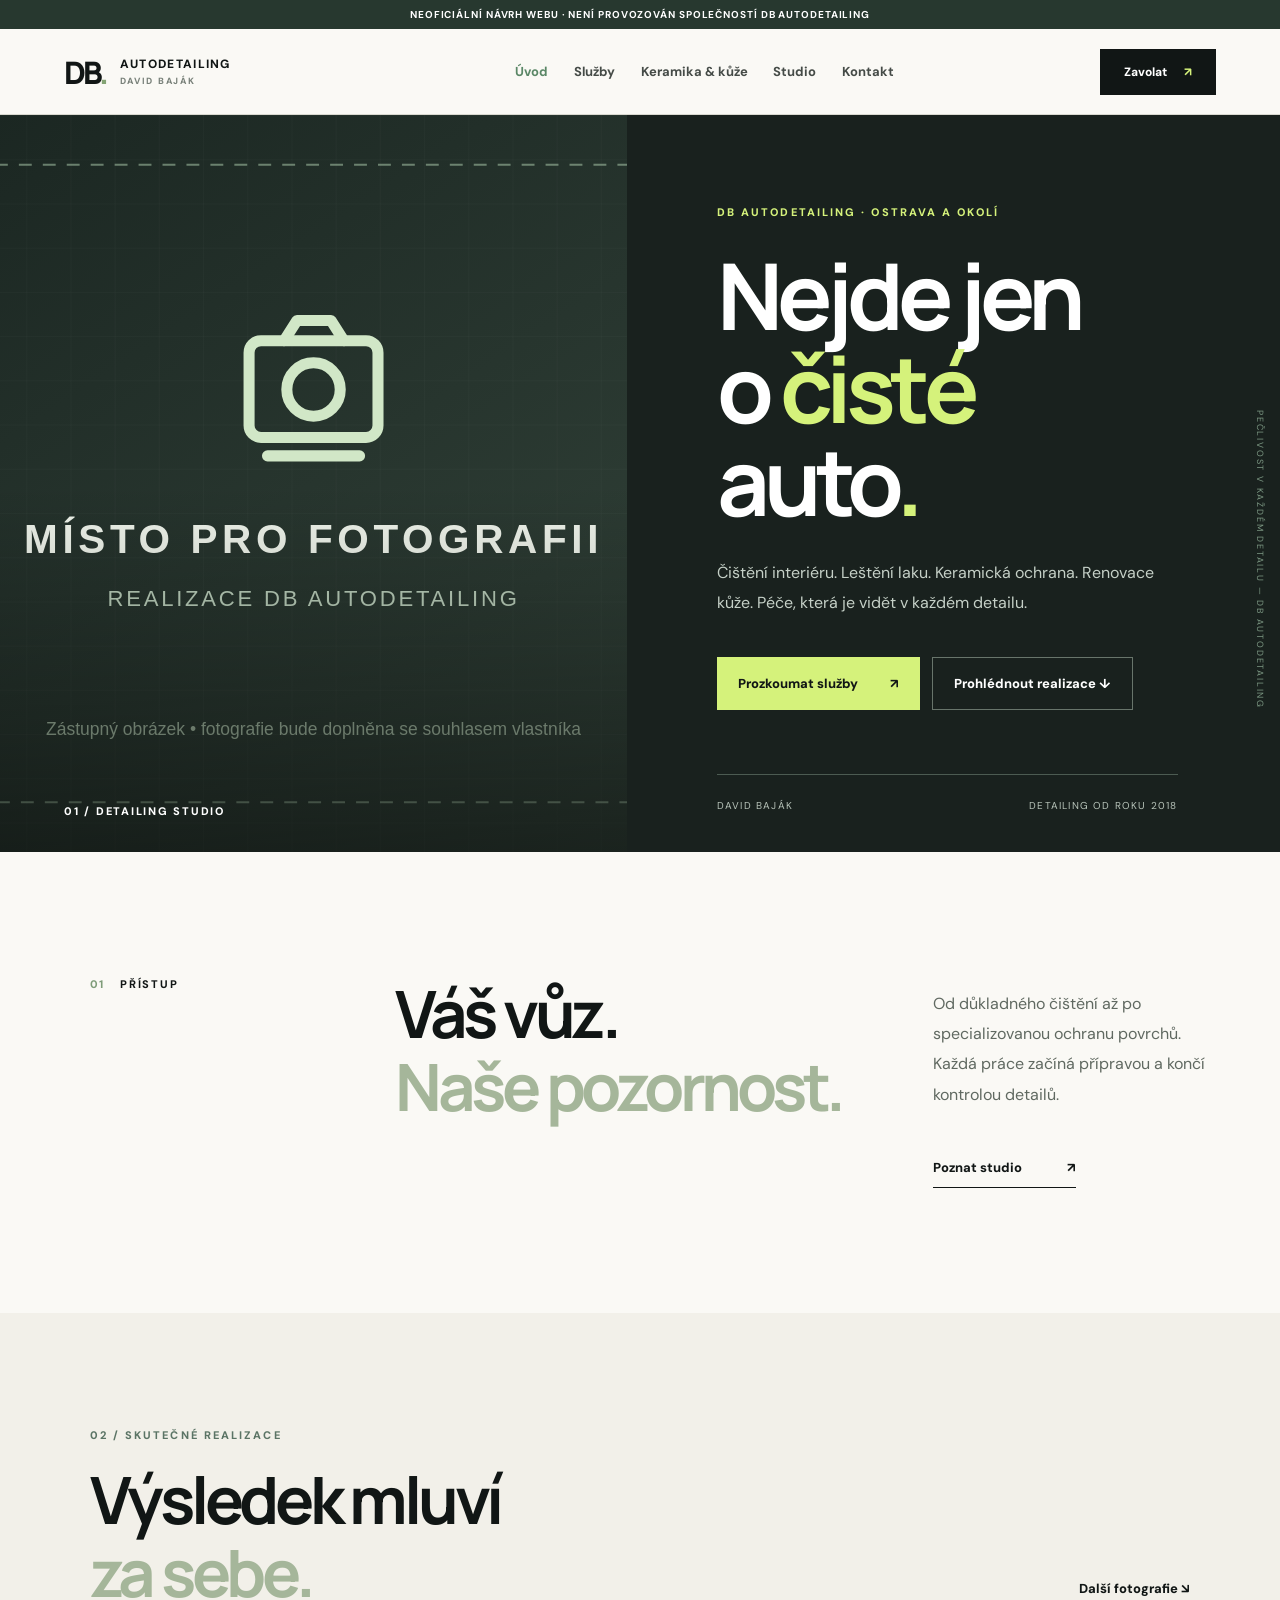
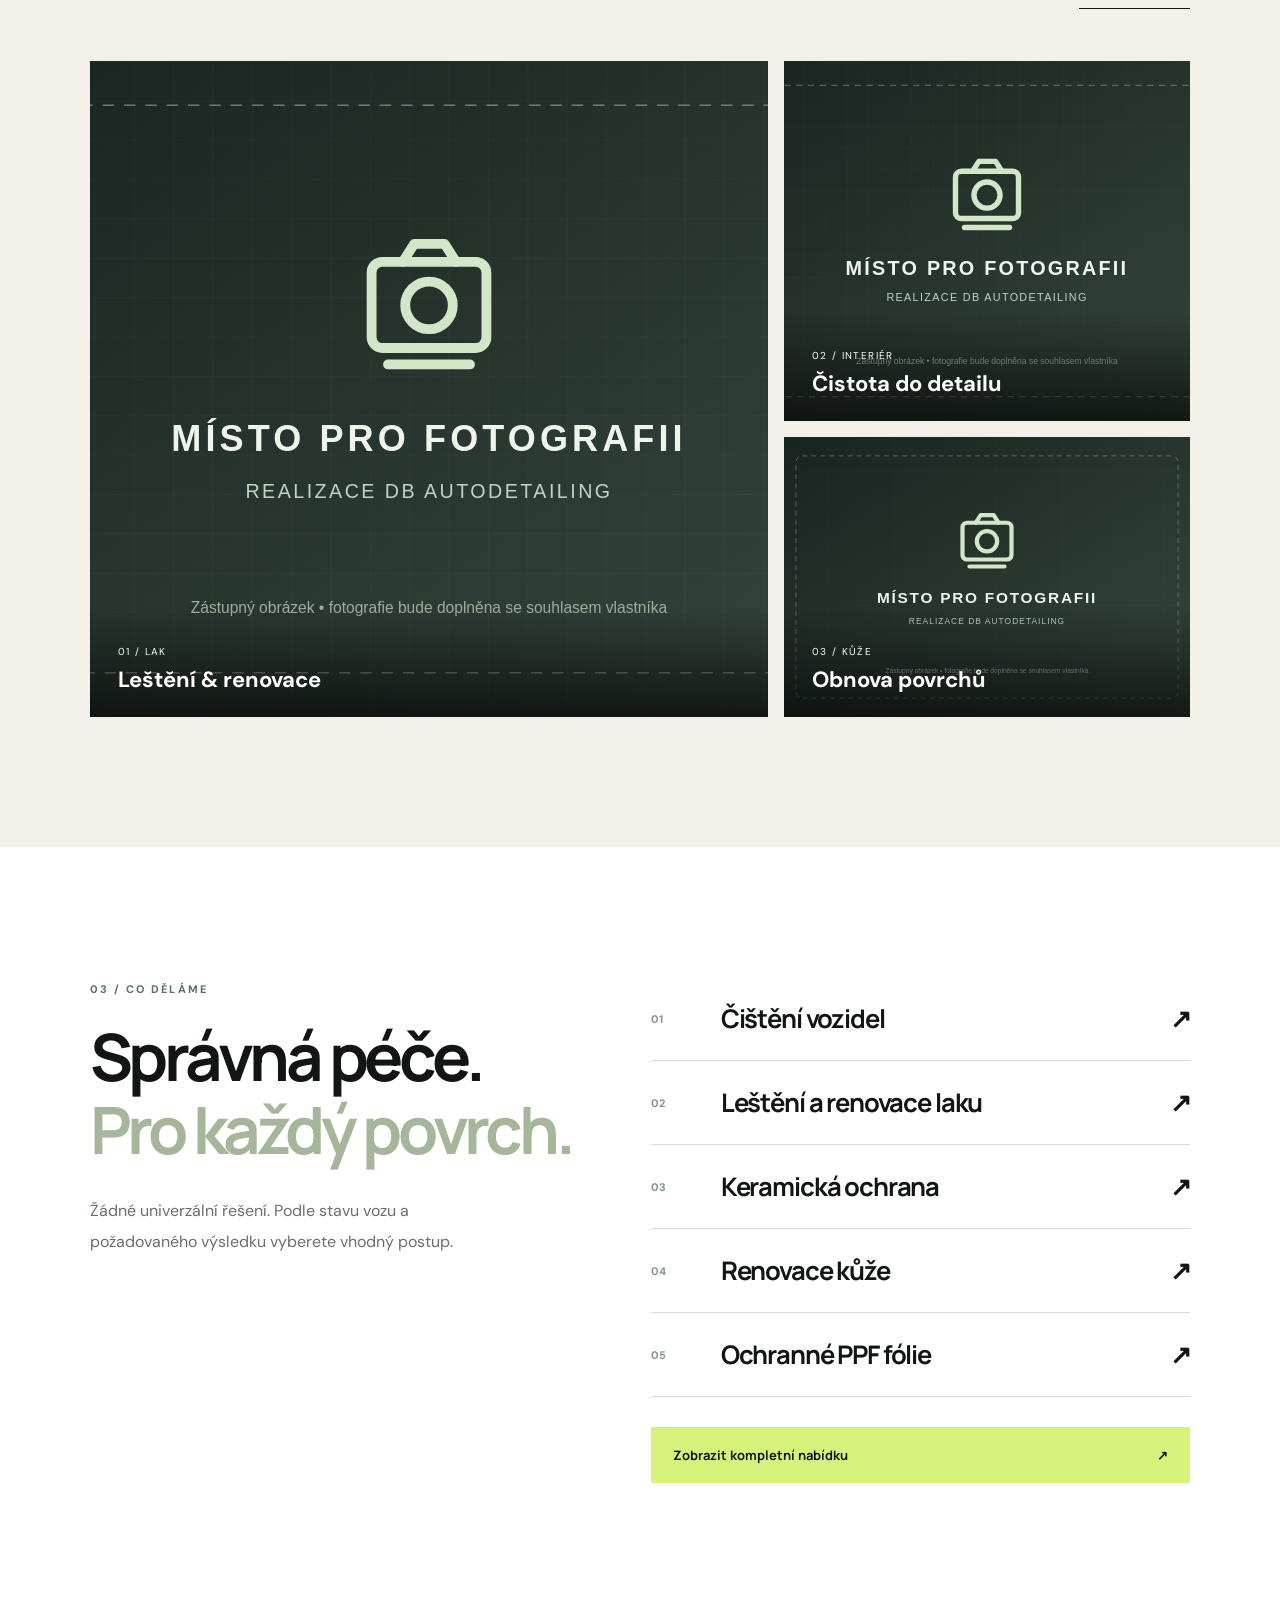
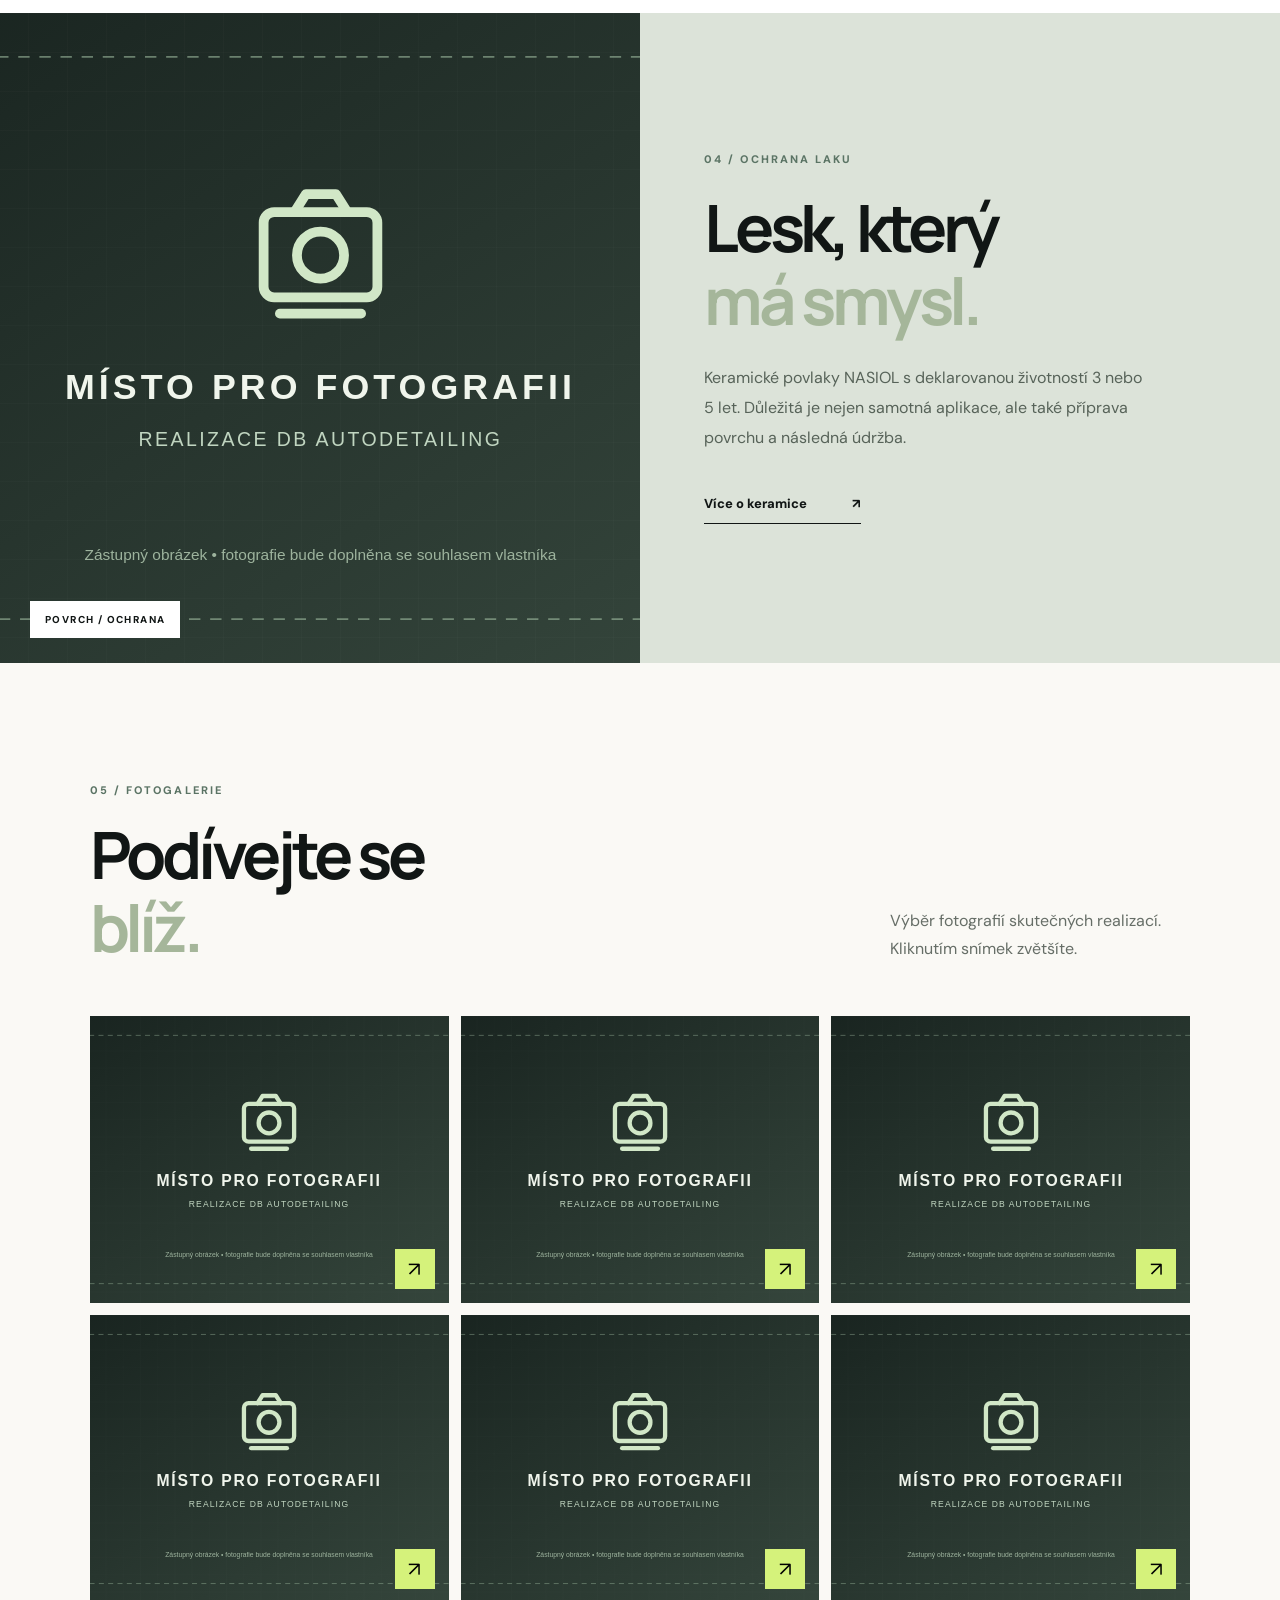
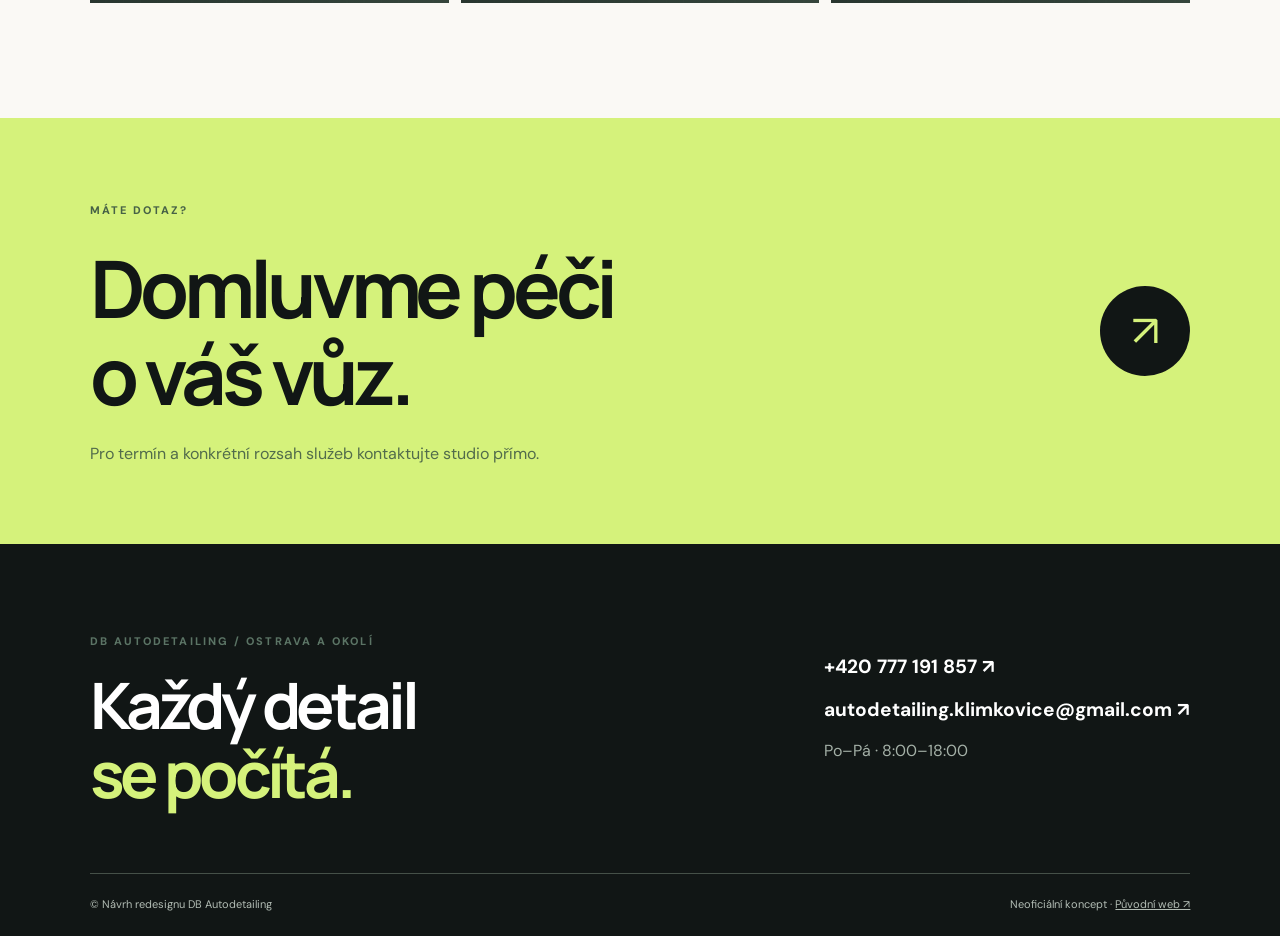
<file: index.html>
<!doctype html><html lang="cs"><head><meta charset="utf-8"><meta name="viewport" content="width=device-width,initial-scale=1"><meta name="theme-color" content="#111615"><meta name="description" content="Neoficiální návrh webu DB Autodetailing. Péče o lak, interiér, keramická ochrana a renovace kůže."><title>Úvod | DB Autodetailing – návrh</title><link rel="stylesheet" href="style.css"></head><body><div class="disclaimer">NEOFICIÁLNÍ NÁVRH WEBU · NENÍ PROVOZOVÁN SPOLEČNOSTÍ DB AUTODETAILING</div><header class="site-header"><a class="brand" href="index.html" aria-label="DB Autodetailing – úvod"><span class="brand-symbol">DB<span class="brand-dot">.</span></span><span class="brand-copy">AUTODETAILING<small>DAVID BAJÁK</small></span></a><button class="menu-toggle" aria-label="Otevřít navigaci" aria-expanded="false" aria-controls="primary-nav"><span></span><span></span><span></span></button><nav class="primary-nav" id="primary-nav" aria-label="Hlavní navigace"><a href="index.html" class="active">Úvod</a><a href="sluzby.html" class="">Služby</a><a href="keramika.html" class="">Keramika & kůže</a><a href="o-nas.html" class="">Studio</a><a href="kontakt.html" class="">Kontakt</a></nav><a class="header-call" href="tel:+420777191857">Zavolat <span>↗</span></a></header><main><section class="hero"><div class="hero-photo"><img class="" src="fotografie/placeholder.svg" alt="Zástupný obrázek – místo pro fotografii realizace" loading="eager"><div class="hero-photo-label">01 / DETAILING STUDIO</div></div><div class="hero-copy"><span class="eyebrow light">DB AUTODETAILING · OSTRAVA A OKOLÍ</span><h1>Nejde jen<br>o <em>čisté</em><br>auto<span class="punct">.</span></h1><p>Čištění interiéru. Leštění laku. Keramická ochrana. Renovace kůže. Péče, která je vidět v každém detailu.</p><div class="hero-actions"><a class="pill primary" href="sluzby.html">Prozkoumat služby <span>↗</span></a><a class="pill ghost" href="#realizace">Prohlédnout realizace ↓</a></div><div class="hero-index"><span>DAVID BAJÁK</span><span>DETAILING OD ROKU 2018</span></div></div><div class="hero-side-note">PEČLIVOST V KAŽDÉM DETAILU — DB AUTODETAILING</div></section>
<section class="intro-section" id="pristup"><div class="section-marker"><span>01</span><span>PŘÍSTUP</span></div><div class="intro-body"><h2>Váš vůz.<br><em>Naše pozornost.</em></h2><p>Od důkladného čištění až po specializovanou ochranu povrchů. Každá práce začíná přípravou a končí kontrolou detailů.</p><a class="under-link" href="o-nas.html">Poznat studio <span>↗</span></a></div></section>
<section class="work-section" id="realizace"><div class="section-heading"><div><span class="eyebrow">02 / SKUTEČNÉ REALIZACE</span><h2>Výsledek mluví<br><em>za sebe.</em></h2></div><a class="under-link" href="#galerie">Další fotografie ↘</a></div><div class="work-mosaic"><figure class="work-feature"><img class="" src="fotografie/placeholder.svg" alt="Zástupný obrázek – místo pro fotografii realizace" loading="lazy"><figcaption><span>01 / LAK</span><strong>Leštění & renovace</strong></figcaption></figure><figure class="work-tall"><img class="" src="fotografie/placeholder.svg" alt="Zástupný obrázek – místo pro fotografii realizace" loading="lazy"><figcaption><span>02 / INTERIÉR</span><strong>Čistota do detailu</strong></figcaption></figure><figure class="work-small"><img class="" src="fotografie/placeholder.svg" alt="Zástupný obrázek – místo pro fotografii realizace" loading="lazy"><figcaption><span>03 / KŮŽE</span><strong>Obnova povrchů</strong></figcaption></figure></div></section>
<section class="services-editorial" id="sluzby"><div class="services-lead"><span class="eyebrow">03 / CO DĚLÁME</span><h2>Správná péče.<br><em>Pro každý povrch.</em></h2><p>Žádné univerzální řešení. Podle stavu vozu a požadovaného výsledku vyberete vhodný postup.</p></div><div class="service-lines"><a href="sluzby.html#cisteni"><span class="service-num">01</span><span>Čištění vozidel</span><span class="service-arrow">↗</span></a><a href="sluzby.html#lak"><span class="service-num">02</span><span>Leštění a renovace laku</span><span class="service-arrow">↗</span></a><a href="keramika.html"><span class="service-num">03</span><span>Keramická ochrana</span><span class="service-arrow">↗</span></a><a href="keramika.html#kuze"><span class="service-num">04</span><span>Renovace kůže</span><span class="service-arrow">↗</span></a><a href="sluzby.html#ppf"><span class="service-num">05</span><span>Ochranné PPF fólie</span><span class="service-arrow">↗</span></a><a class="all-services" href="sluzby.html">Zobrazit kompletní nabídku <span>↗</span></a></div></section>
<section class="split-feature"><div class="split-photo"><img class="" src="fotografie/placeholder.svg" alt="Zástupný obrázek – místo pro fotografii realizace" loading="lazy"><span class="image-stamp">POVRCH / OCHRANA</span></div><div class="split-copy"><span class="eyebrow">04 / OCHRANA LAKU</span><h2>Lesk, který<br><em>má smysl.</em></h2><p>Keramické povlaky NASIOL s deklarovanou životností 3 nebo 5 let. Důležitá je nejen samotná aplikace, ale také příprava povrchu a následná údržba.</p><a class="under-link" href="keramika.html">Více o keramice <span>↗</span></a></div></section>
<section class="gallery-editorial" id="galerie"><div class="section-heading"><div><span class="eyebrow">05 / FOTOGALERIE</span><h2>Podívejte se<br><em>blíž.</em></h2></div><p>Výběr fotografií skutečných realizací. Kliknutím snímek zvětšíte.</p></div><div class="gallery-grid"><button class="gallery-tile" data-gallery="fotografie/placeholder.svg" data-caption="Péče o exteriér" aria-label="Zvětšit fotografii: Péče o exteriér"><img class="" src="fotografie/placeholder.svg" alt="Zástupný obrázek – místo pro fotografii realizace" loading="lazy"><span>↗</span></button><button class="gallery-tile" data-gallery="fotografie/placeholder.svg" data-caption="Ochranné fólie PPF" aria-label="Zvětšit fotografii: Ochranné fólie PPF"><img class="" src="fotografie/placeholder.svg" alt="Zástupný obrázek – místo pro fotografii realizace" loading="lazy"><span>↗</span></button><button class="gallery-tile" data-gallery="fotografie/placeholder.svg" data-caption="Renovace kůže" aria-label="Zvětšit fotografii: Renovace kůže"><img class="" src="fotografie/placeholder.svg" alt="Zástupný obrázek – místo pro fotografii realizace" loading="lazy"><span>↗</span></button><button class="gallery-tile" data-gallery="fotografie/placeholder.svg" data-caption="Péče o motorky" aria-label="Zvětšit fotografii: Péče o motorky"><img class="" src="fotografie/placeholder.svg" alt="Zástupný obrázek – místo pro fotografii realizace" loading="lazy"><span>↗</span></button><button class="gallery-tile" data-gallery="fotografie/placeholder.svg" data-caption="Renovace světel" aria-label="Zvětšit fotografii: Renovace světel"><img class="" src="fotografie/placeholder.svg" alt="Zástupný obrázek – místo pro fotografii realizace" loading="lazy"><span>↗</span></button><button class="gallery-tile" data-gallery="fotografie/placeholder.svg" data-caption="Detailingové studio" aria-label="Zvětšit fotografii: Detailingové studio"><img class="" src="fotografie/placeholder.svg" alt="Zástupný obrázek – místo pro fotografii realizace" loading="lazy"><span>↗</span></button></div></section><section class="contact-band"><span class="eyebrow">MÁTE DOTAZ?</span><div class="contact-band-inner"><h2>Domluvme péči<br>o váš vůz.</h2><a class="round-arrow" href="kontakt.html" aria-label="Přejít na kontakt">↗</a></div><p>Pro termín a konkrétní rozsah služeb kontaktujte studio přímo.</p></section></main><footer class="footer"><div class="footer-main"><div><span class="eyebrow">DB AUTODETAILING / OSTRAVA A OKOLÍ</span><h2>Každý detail<br><em>se počítá.</em></h2></div><div class="footer-contacts"><a href="tel:+420777191857">+420 777 191 857 ↗</a><a href="mailto:autodetailing.klimkovice@gmail.com">autodetailing.klimkovice@gmail.com ↗</a><span>Po–Pá · 8:00–18:00</span></div></div><div class="footer-bottom"><span>© Návrh redesignu DB Autodetailing</span><span>Neoficiální koncept · <a href="https://dbautodetailing.webnode.cz/" target="_blank" rel="noopener">Původní web ↗</a></span></div></footer><script src="script.js" defer></script></body></html>
</file>
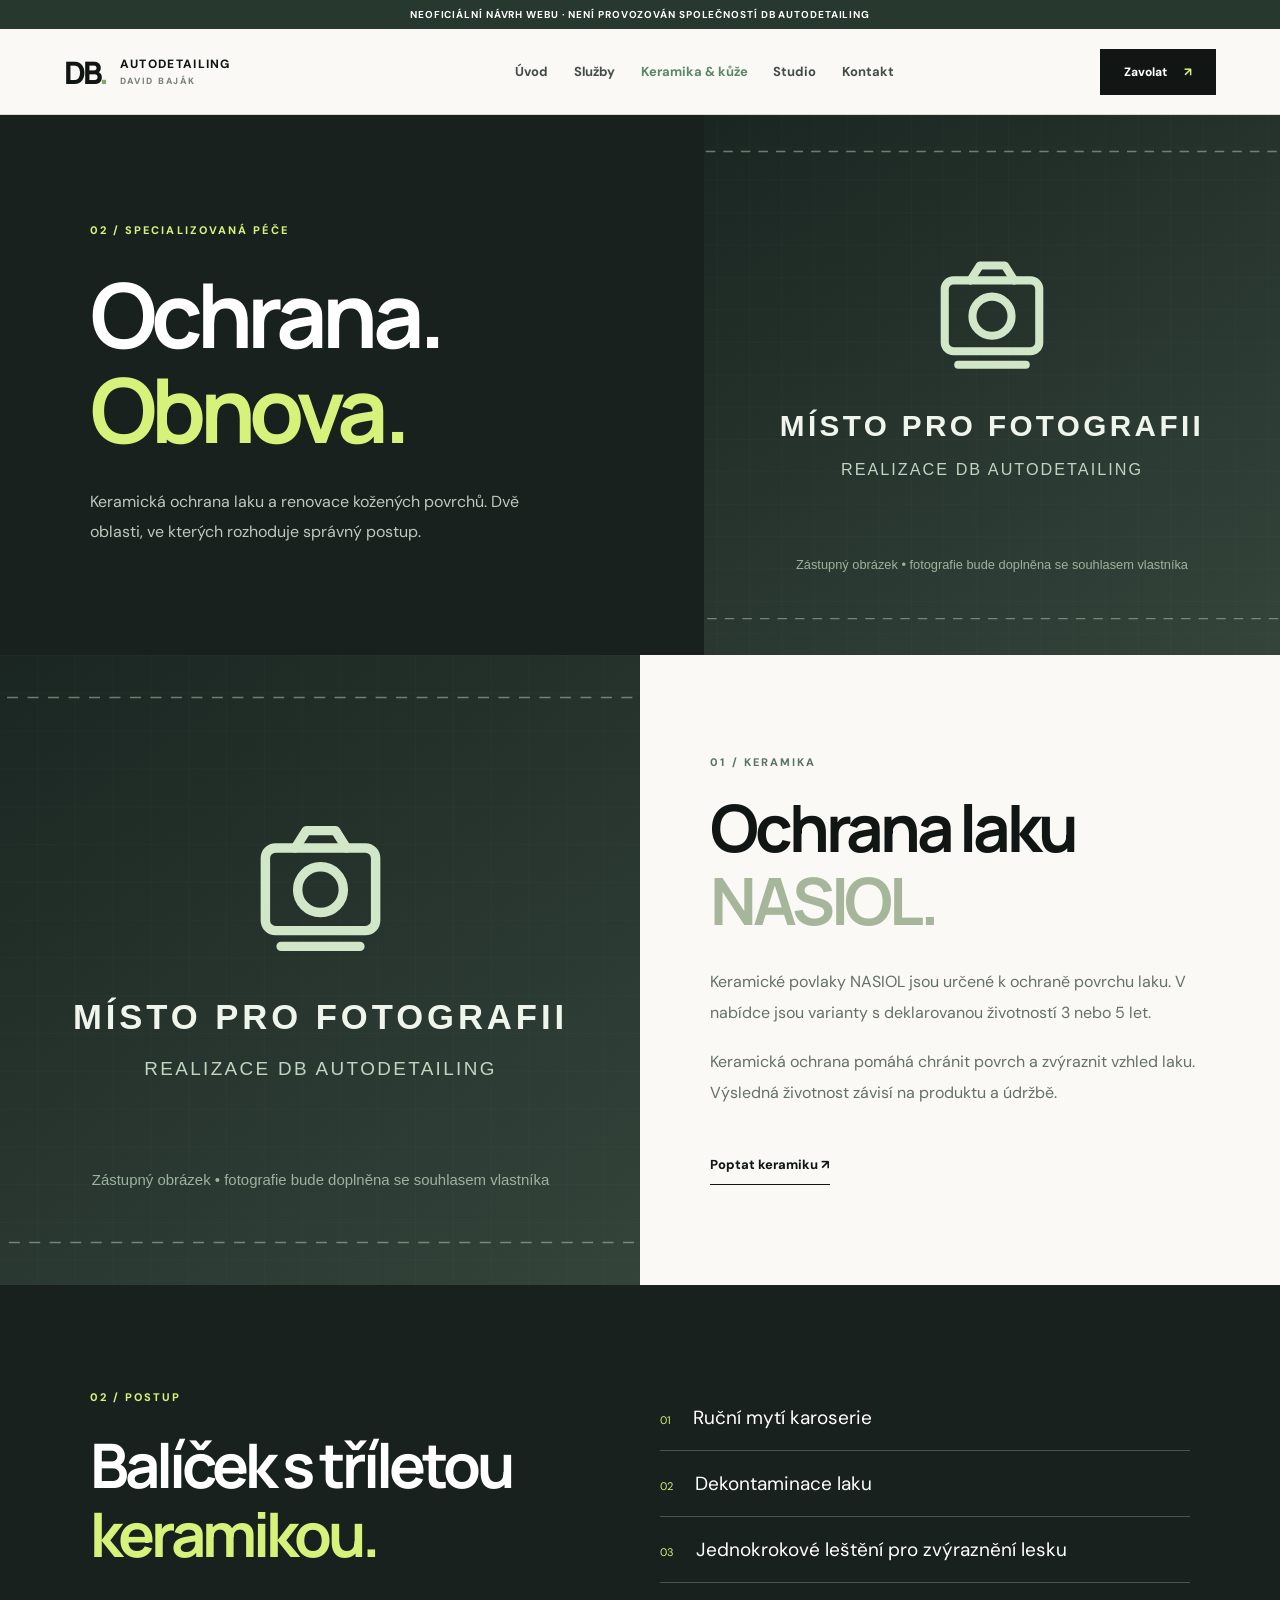
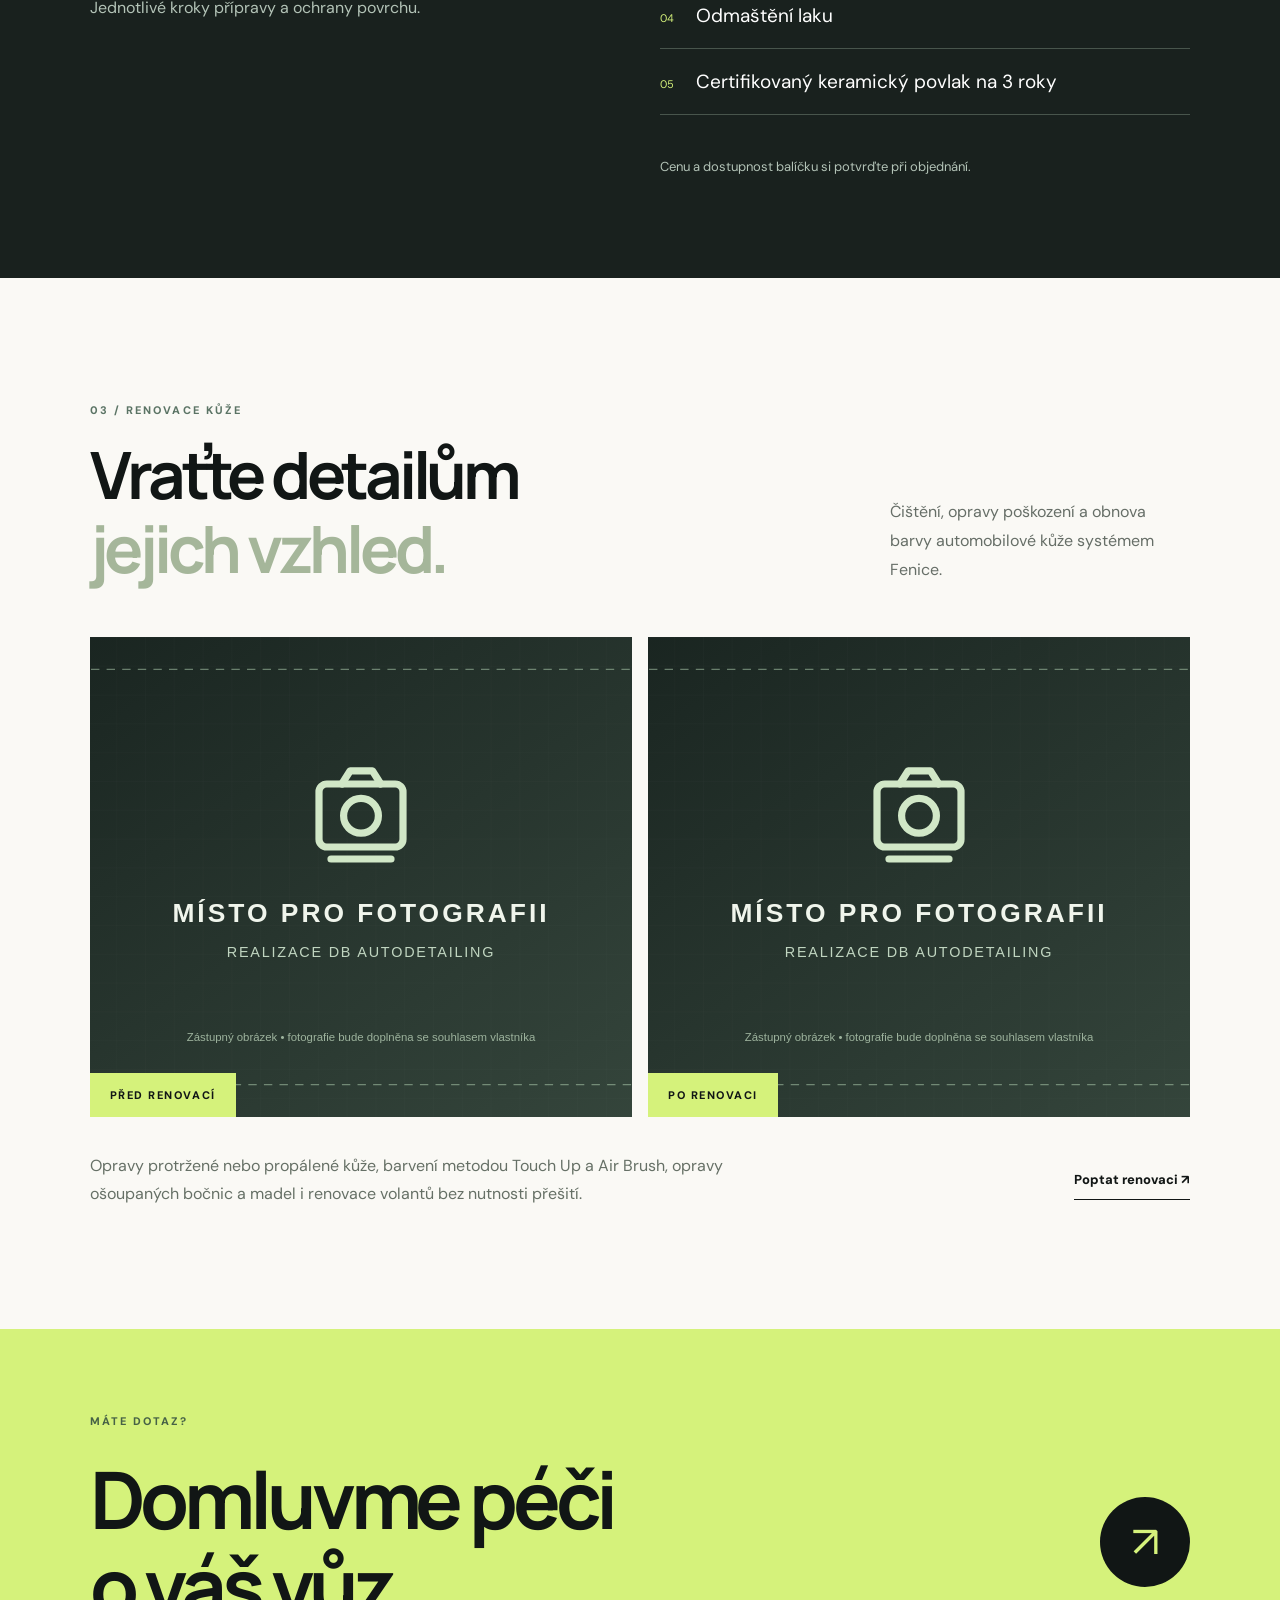
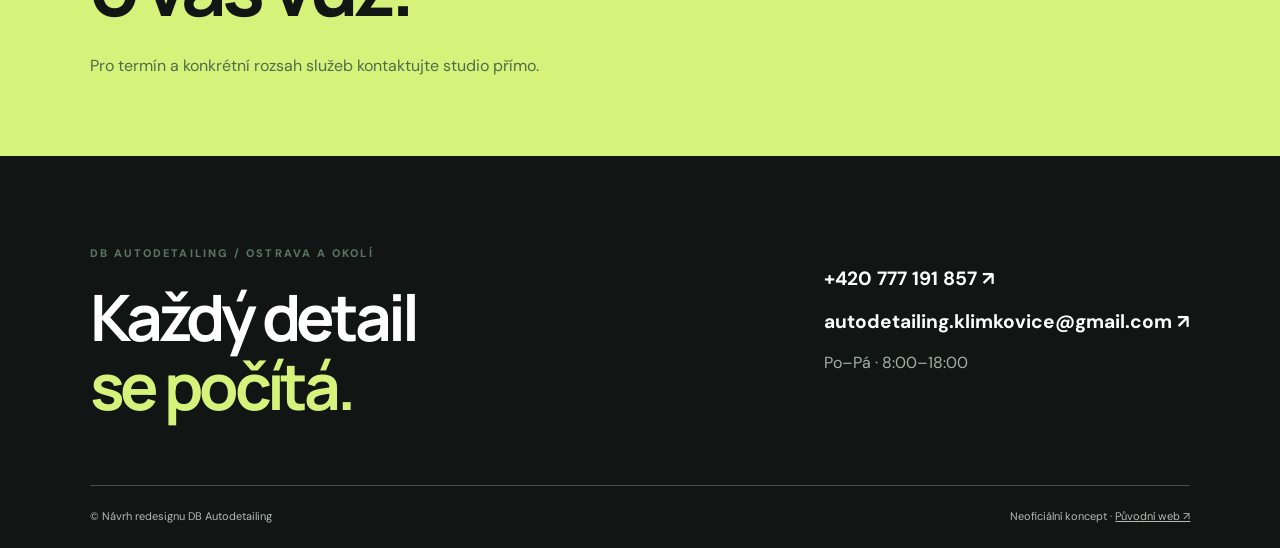
<file: keramika.html>
<!doctype html><html lang="cs"><head><meta charset="utf-8"><meta name="viewport" content="width=device-width,initial-scale=1"><meta name="theme-color" content="#111615"><meta name="description" content="Neoficiální návrh webu DB Autodetailing. Péče o lak, interiér, keramická ochrana a renovace kůže."><title>Keramika a kůže | DB Autodetailing – návrh</title><link rel="stylesheet" href="style.css"></head><body><div class="disclaimer">NEOFICIÁLNÍ NÁVRH WEBU · NENÍ PROVOZOVÁN SPOLEČNOSTÍ DB AUTODETAILING</div><header class="site-header"><a class="brand" href="index.html" aria-label="DB Autodetailing – úvod"><span class="brand-symbol">DB<span class="brand-dot">.</span></span><span class="brand-copy">AUTODETAILING<small>DAVID BAJÁK</small></span></a><button class="menu-toggle" aria-label="Otevřít navigaci" aria-expanded="false" aria-controls="primary-nav"><span></span><span></span><span></span></button><nav class="primary-nav" id="primary-nav" aria-label="Hlavní navigace"><a href="index.html" class="">Úvod</a><a href="sluzby.html" class="">Služby</a><a href="keramika.html" class="active">Keramika & kůže</a><a href="o-nas.html" class="">Studio</a><a href="kontakt.html" class="">Kontakt</a></nav><a class="header-call" href="tel:+420777191857">Zavolat <span>↗</span></a></header><main><section class="subhero"><div class="subhero-copy"><span class="eyebrow light">02 / SPECIALIZOVANÁ PÉČE</span><h1>Ochrana.<br><em>Obnova.</em></h1><p>Keramická ochrana laku a renovace kožených povrchů. Dvě oblasti, ve kterých rozhoduje správný postup.</p></div><div class="subhero-image"><img class="" src="fotografie/placeholder.svg" alt="Zástupný obrázek – místo pro fotografii realizace" loading="eager"></div></section><section class="story-section" id="keramika"><div class="story-image"><img class="" src="fotografie/placeholder.svg" alt="Zástupný obrázek – místo pro fotografii realizace" loading="lazy"></div><div class="story-text"><span class="eyebrow">01 / KERAMIKA</span><h2>Ochrana laku<br><em>NASIOL.</em></h2><p>Keramické povlaky NASIOL jsou určené k ochraně povrchu laku. V nabídce jsou varianty s deklarovanou životností 3 nebo 5 let.</p><p>Keramická ochrana pomáhá chránit povrch a zvýraznit vzhled laku. Výsledná životnost závisí na produktu a údržbě.</p><a class="under-link" href="kontakt.html">Poptat keramiku ↗</a></div></section><section class="package" id="balicek"><div><span class="eyebrow light">02 / POSTUP</span><h2>Balíček s tříletou<br><em>keramikou.</em></h2><p>Jednotlivé kroky přípravy a ochrany povrchu.</p></div><ol><li>Ruční mytí karoserie</li><li>Dekontaminace laku</li><li>Jednokrokové leštění pro zvýraznění lesku</li><li>Odmaštění laku</li><li>Certifikovaný keramický povlak na 3 roky</li></ol><p class="package-note">Cenu a dostupnost balíčku si potvrďte při objednání.</p></section><section class="leather-section" id="kuze"><div class="section-heading"><div><span class="eyebrow">03 / RENOVACE KŮŽE</span><h2>Vraťte detailům<br><em>jejich vzhled.</em></h2></div><p>Čištění, opravy poškození a obnova barvy automobilové kůže systémem Fenice.</p></div><div class="leather-pair"><figure><img class="" src="fotografie/placeholder.svg" alt="Zástupný obrázek – místo pro fotografii realizace" loading="lazy"><figcaption>PŘED RENOVACÍ</figcaption></figure><figure><img class="" src="fotografie/placeholder.svg" alt="Zástupný obrázek – místo pro fotografii realizace" loading="lazy"><figcaption>PO RENOVACI</figcaption></figure></div><div class="leather-details"><p>Opravy protržené nebo propálené kůže, barvení metodou Touch Up a Air Brush, opravy ošoupaných bočnic a madel i renovace volantů bez nutnosti přešití.</p><a class="under-link" href="kontakt.html">Poptat renovaci ↗</a></div></section><section class="contact-band"><span class="eyebrow">MÁTE DOTAZ?</span><div class="contact-band-inner"><h2>Domluvme péči<br>o váš vůz.</h2><a class="round-arrow" href="kontakt.html" aria-label="Přejít na kontakt">↗</a></div><p>Pro termín a konkrétní rozsah služeb kontaktujte studio přímo.</p></section></main><footer class="footer"><div class="footer-main"><div><span class="eyebrow">DB AUTODETAILING / OSTRAVA A OKOLÍ</span><h2>Každý detail<br><em>se počítá.</em></h2></div><div class="footer-contacts"><a href="tel:+420777191857">+420 777 191 857 ↗</a><a href="mailto:autodetailing.klimkovice@gmail.com">autodetailing.klimkovice@gmail.com ↗</a><span>Po–Pá · 8:00–18:00</span></div></div><div class="footer-bottom"><span>© Návrh redesignu DB Autodetailing</span><span>Neoficiální koncept · <a href="https://dbautodetailing.webnode.cz/" target="_blank" rel="noopener">Původní web ↗</a></span></div></footer><script src="script.js" defer></script></body></html>
</file>
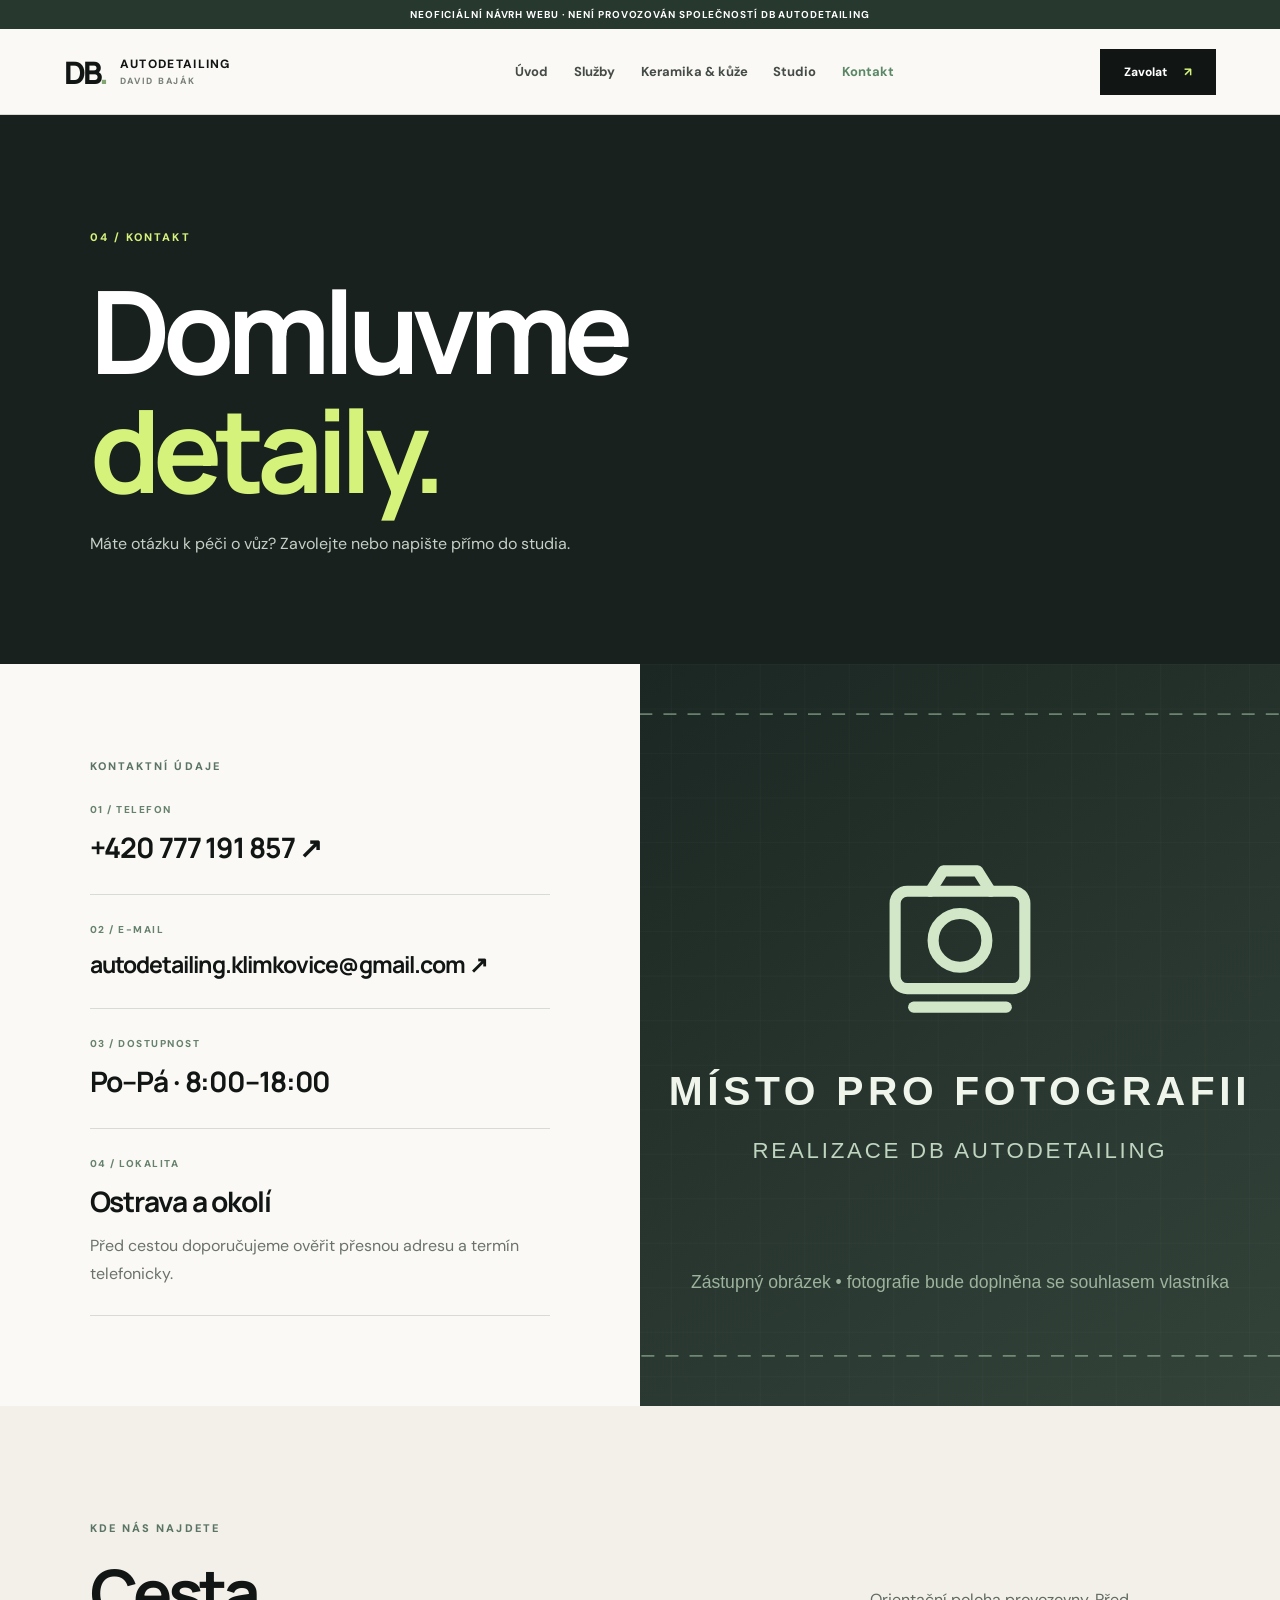
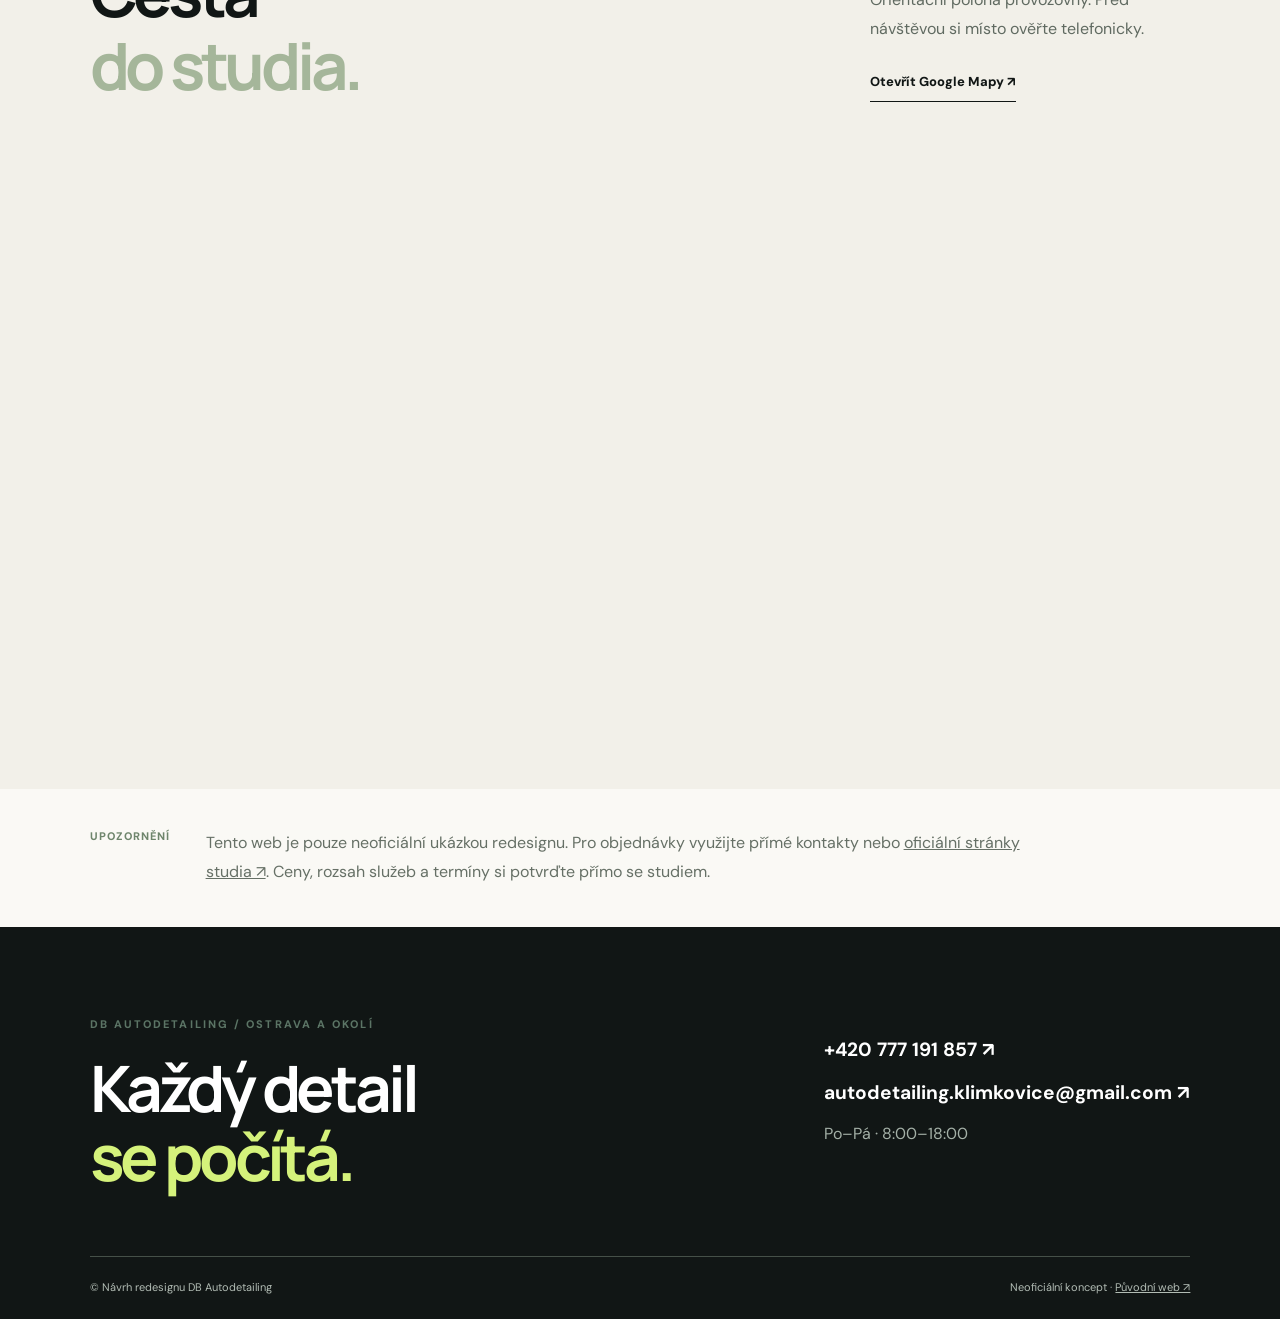
<file: kontakt.html>
<!doctype html><html lang="cs"><head><meta charset="utf-8"><meta name="viewport" content="width=device-width,initial-scale=1"><meta name="theme-color" content="#111615"><meta name="description" content="Neoficiální návrh webu DB Autodetailing. Péče o lak, interiér, keramická ochrana a renovace kůže."><title>Kontakt | DB Autodetailing – návrh</title><link rel="stylesheet" href="style.css"></head><body><div class="disclaimer">NEOFICIÁLNÍ NÁVRH WEBU · NENÍ PROVOZOVÁN SPOLEČNOSTÍ DB AUTODETAILING</div><header class="site-header"><a class="brand" href="index.html" aria-label="DB Autodetailing – úvod"><span class="brand-symbol">DB<span class="brand-dot">.</span></span><span class="brand-copy">AUTODETAILING<small>DAVID BAJÁK</small></span></a><button class="menu-toggle" aria-label="Otevřít navigaci" aria-expanded="false" aria-controls="primary-nav"><span></span><span></span><span></span></button><nav class="primary-nav" id="primary-nav" aria-label="Hlavní navigace"><a href="index.html" class="">Úvod</a><a href="sluzby.html" class="">Služby</a><a href="keramika.html" class="">Keramika & kůže</a><a href="o-nas.html" class="">Studio</a><a href="kontakt.html" class="active">Kontakt</a></nav><a class="header-call" href="tel:+420777191857">Zavolat <span>↗</span></a></header><main><section class="contact-hero"><span class="eyebrow light">04 / KONTAKT</span><h1>Domluvme<br><em>detaily.</em></h1><p>Máte otázku k péči o vůz? Zavolejte nebo napište přímo do studia.</p></section><section class="contact-layout"><div class="contact-info"><span class="eyebrow">KONTAKTNÍ ÚDAJE</span><div class="contact-detail"><span>01 / TELEFON</span><a href="tel:+420777191857">+420 777 191 857 ↗</a></div><div class="contact-detail"><span>02 / E-MAIL</span><a class="mail-link" href="mailto:autodetailing.klimkovice@gmail.com">autodetailing.klimkovice@gmail.com ↗</a></div><div class="contact-detail"><span>03 / DOSTUPNOST</span><strong>Po–Pá · 8:00–18:00</strong></div><div class="contact-detail"><span>04 / LOKALITA</span><strong>Ostrava a okolí</strong><p>Před cestou doporučujeme ověřit přesnou adresu a termín telefonicky.</p></div></div><div class="contact-photo"><img class="" src="fotografie/placeholder.svg" alt="Zástupný obrázek – místo pro fotografii realizace" loading="lazy"></div></section><section class="map-section" id="mapa"><div class="section-heading"><div><span class="eyebrow">KDE NÁS NAJDETE</span><h2>Cesta<br><em>do studia.</em></h2></div><div class="map-action"><p>Orientační poloha provozovny. Před návštěvou si místo ověřte telefonicky.</p><a class="under-link" href="https://www.google.com/maps/search/?api=1&query=DB%20Autodetailing%2C%20Z%C3%A1humenn%C3%AD%202034/103%2C%20708%2000%20Ostrava-Poruba" target="_blank" rel="noopener">Otevřít Google Mapy ↗</a></div></div><iframe src="https://www.google.com/maps?q=DB%20Autodetailing%2C%20Z%C3%A1humenn%C3%AD%202034/103%2C%20708%2000%20Ostrava-Poruba&amp;z=17&amp;output=embed" title="Google Mapy – DB Autodetailing, Ostrava-Poruba" loading="lazy" referrerpolicy="no-referrer-when-downgrade" allowfullscreen></iframe></section><section class="contact-notice"><span>UPOZORNĚNÍ</span><p>Tento web je pouze neoficiální ukázkou redesignu. Pro objednávky využijte přímé kontakty nebo <a href="https://dbautodetailing.webnode.cz/" target="_blank" rel="noopener">oficiální stránky studia ↗</a>. Ceny, rozsah služeb a termíny si potvrďte přímo se studiem.</p></section></main><footer class="footer"><div class="footer-main"><div><span class="eyebrow">DB AUTODETAILING / OSTRAVA A OKOLÍ</span><h2>Každý detail<br><em>se počítá.</em></h2></div><div class="footer-contacts"><a href="tel:+420777191857">+420 777 191 857 ↗</a><a href="mailto:autodetailing.klimkovice@gmail.com">autodetailing.klimkovice@gmail.com ↗</a><span>Po–Pá · 8:00–18:00</span></div></div><div class="footer-bottom"><span>© Návrh redesignu DB Autodetailing</span><span>Neoficiální koncept · <a href="https://dbautodetailing.webnode.cz/" target="_blank" rel="noopener">Původní web ↗</a></span></div></footer><script src="script.js" defer></script></body></html>
</file>
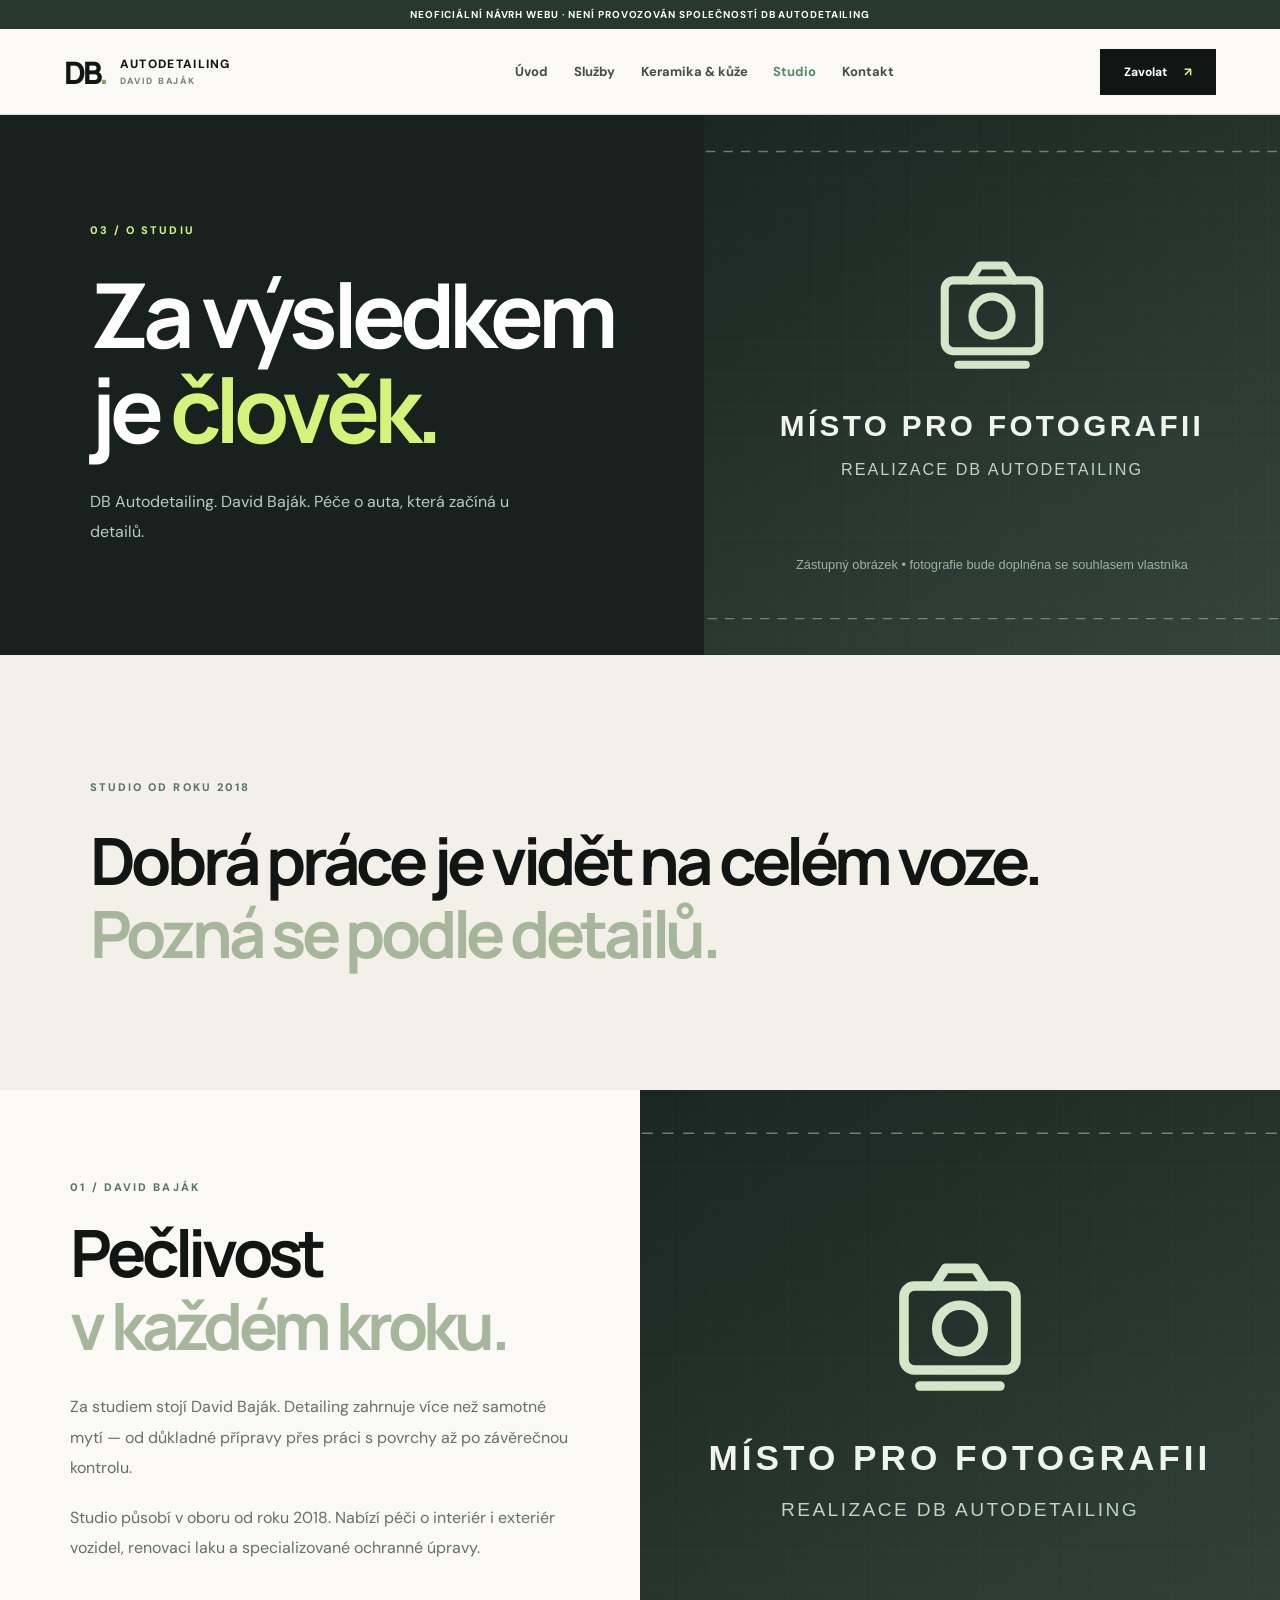
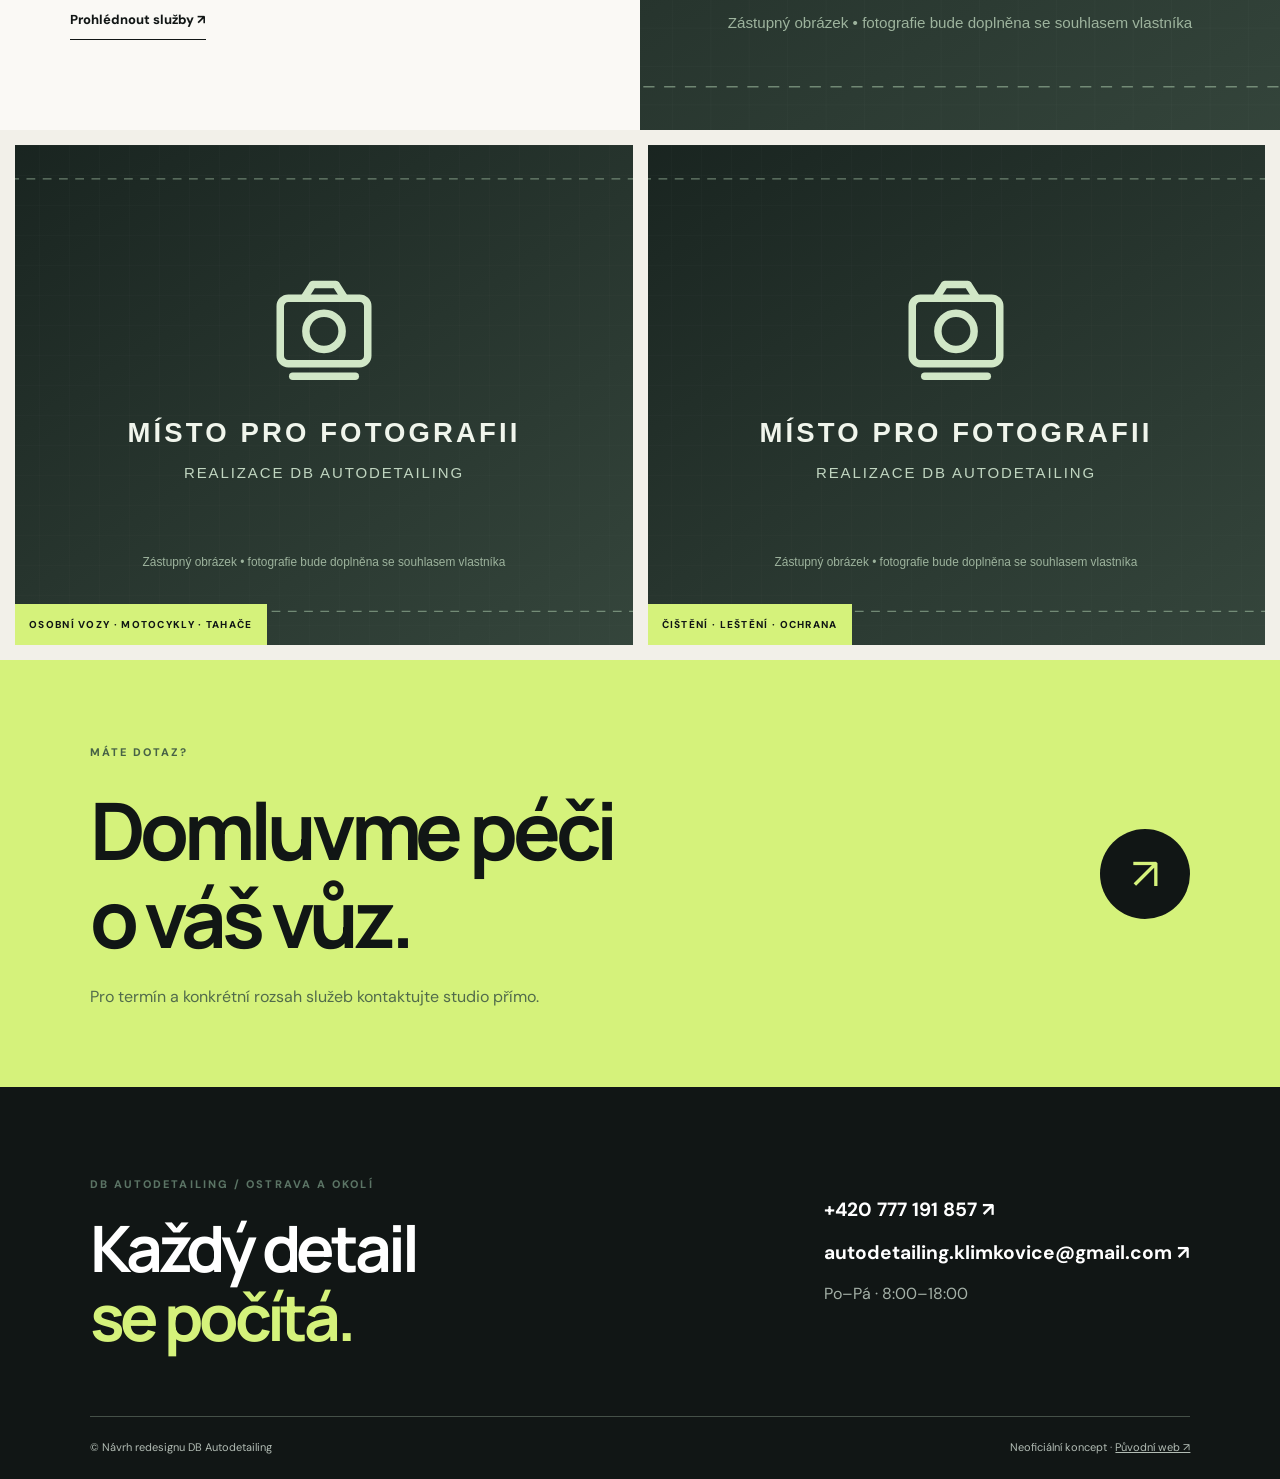
<file: o-nas.html>
<!doctype html><html lang="cs"><head><meta charset="utf-8"><meta name="viewport" content="width=device-width,initial-scale=1"><meta name="theme-color" content="#111615"><meta name="description" content="Neoficiální návrh webu DB Autodetailing. Péče o lak, interiér, keramická ochrana a renovace kůže."><title>Studio | DB Autodetailing – návrh</title><link rel="stylesheet" href="style.css"></head><body><div class="disclaimer">NEOFICIÁLNÍ NÁVRH WEBU · NENÍ PROVOZOVÁN SPOLEČNOSTÍ DB AUTODETAILING</div><header class="site-header"><a class="brand" href="index.html" aria-label="DB Autodetailing – úvod"><span class="brand-symbol">DB<span class="brand-dot">.</span></span><span class="brand-copy">AUTODETAILING<small>DAVID BAJÁK</small></span></a><button class="menu-toggle" aria-label="Otevřít navigaci" aria-expanded="false" aria-controls="primary-nav"><span></span><span></span><span></span></button><nav class="primary-nav" id="primary-nav" aria-label="Hlavní navigace"><a href="index.html" class="">Úvod</a><a href="sluzby.html" class="">Služby</a><a href="keramika.html" class="">Keramika & kůže</a><a href="o-nas.html" class="active">Studio</a><a href="kontakt.html" class="">Kontakt</a></nav><a class="header-call" href="tel:+420777191857">Zavolat <span>↗</span></a></header><main><section class="subhero"><div class="subhero-copy"><span class="eyebrow light">03 / O STUDIU</span><h1>Za výsledkem<br>je <em>člověk.</em></h1><p>DB Autodetailing. David Baják. Péče o auta, která začíná u detailů.</p></div><div class="subhero-image"><img class="" src="fotografie/placeholder.svg" alt="Zástupný obrázek – místo pro fotografii realizace" loading="eager"></div></section><section class="about-statement"><span class="eyebrow">STUDIO OD ROKU 2018</span><h2>Dobrá práce je vidět na celém voze.<br><em>Pozná se podle detailů.</em></h2></section><section class="story-section reverse"><div class="story-image"><img class="" src="fotografie/placeholder.svg" alt="Zástupný obrázek – místo pro fotografii realizace" loading="lazy"></div><div class="story-text"><span class="eyebrow">01 / DAVID BAJÁK</span><h2>Pečlivost<br><em>v každém kroku.</em></h2><p>Za studiem stojí David Baják. Detailing zahrnuje více než samotné mytí — od důkladné přípravy přes práci s povrchy až po závěrečnou kontrolu.</p><p>Studio působí v oboru od roku 2018. Nabízí péči o interiér i exteriér vozidel, renovaci laku a specializované ochranné úpravy.</p><a class="under-link" href="sluzby.html">Prohlédnout služby ↗</a></div></section><section class="about-gallery"><div><img class="" src="fotografie/placeholder.svg" alt="Zástupný obrázek – místo pro fotografii realizace" loading="lazy"><span>OSOBNÍ VOZY · MOTOCYKLY · TAHAČE</span></div><div><img class="" src="fotografie/placeholder.svg" alt="Zástupný obrázek – místo pro fotografii realizace" loading="lazy"><span>ČIŠTĚNÍ · LEŠTĚNÍ · OCHRANA</span></div></section><section class="contact-band"><span class="eyebrow">MÁTE DOTAZ?</span><div class="contact-band-inner"><h2>Domluvme péči<br>o váš vůz.</h2><a class="round-arrow" href="kontakt.html" aria-label="Přejít na kontakt">↗</a></div><p>Pro termín a konkrétní rozsah služeb kontaktujte studio přímo.</p></section></main><footer class="footer"><div class="footer-main"><div><span class="eyebrow">DB AUTODETAILING / OSTRAVA A OKOLÍ</span><h2>Každý detail<br><em>se počítá.</em></h2></div><div class="footer-contacts"><a href="tel:+420777191857">+420 777 191 857 ↗</a><a href="mailto:autodetailing.klimkovice@gmail.com">autodetailing.klimkovice@gmail.com ↗</a><span>Po–Pá · 8:00–18:00</span></div></div><div class="footer-bottom"><span>© Návrh redesignu DB Autodetailing</span><span>Neoficiální koncept · <a href="https://dbautodetailing.webnode.cz/" target="_blank" rel="noopener">Původní web ↗</a></span></div></footer><script src="script.js" defer></script></body></html>
</file>
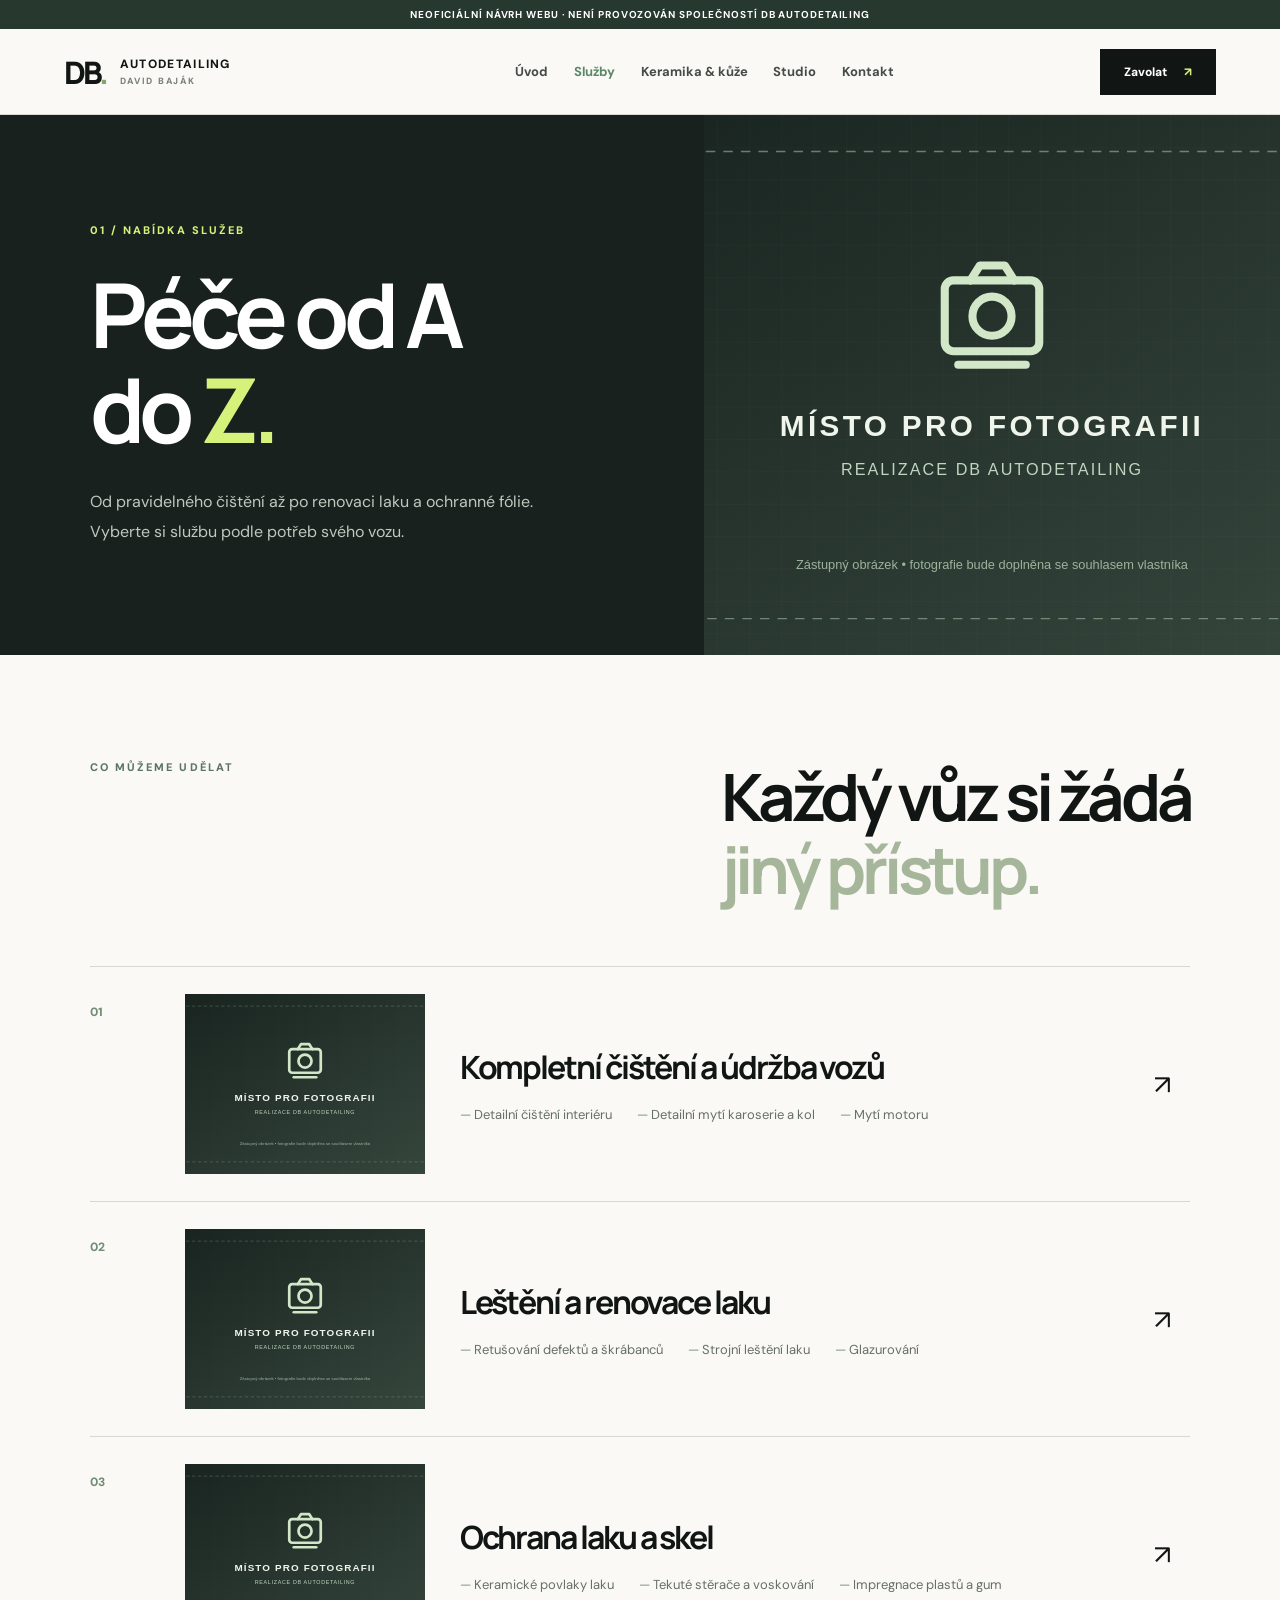
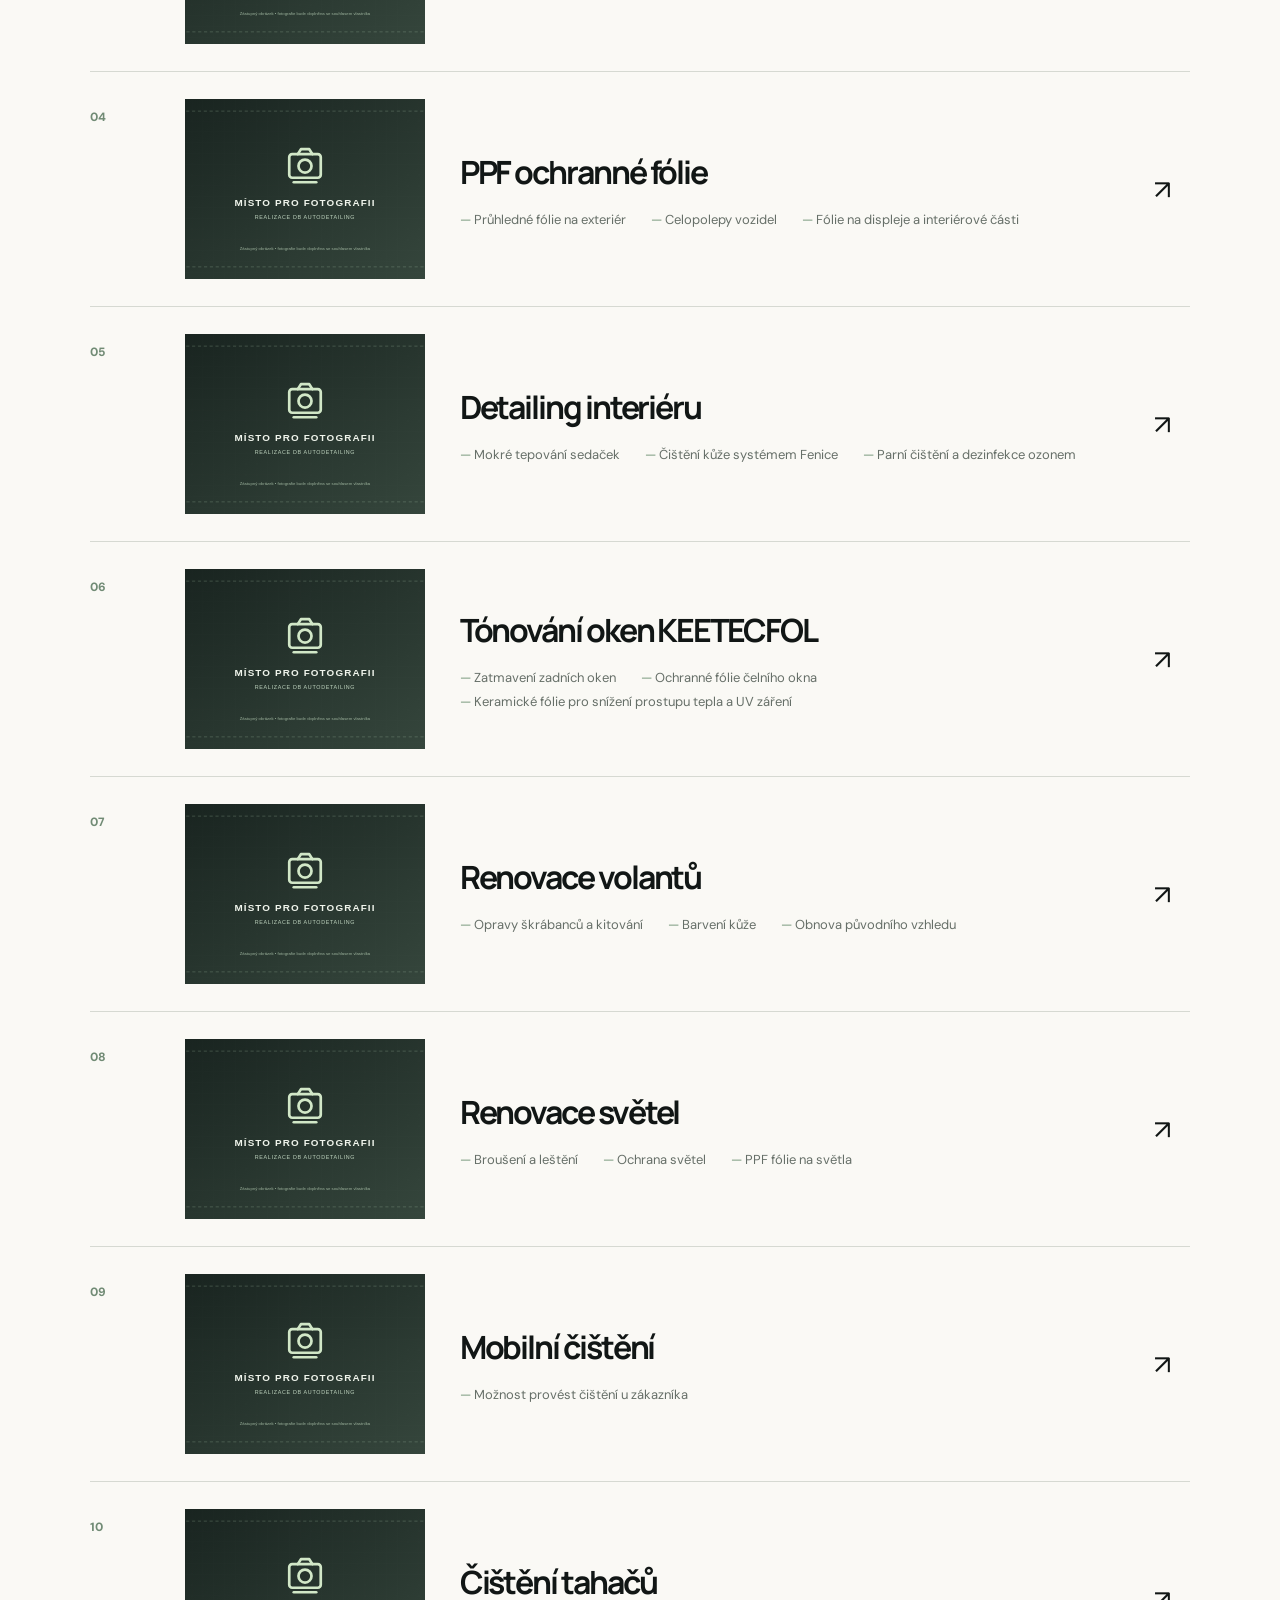
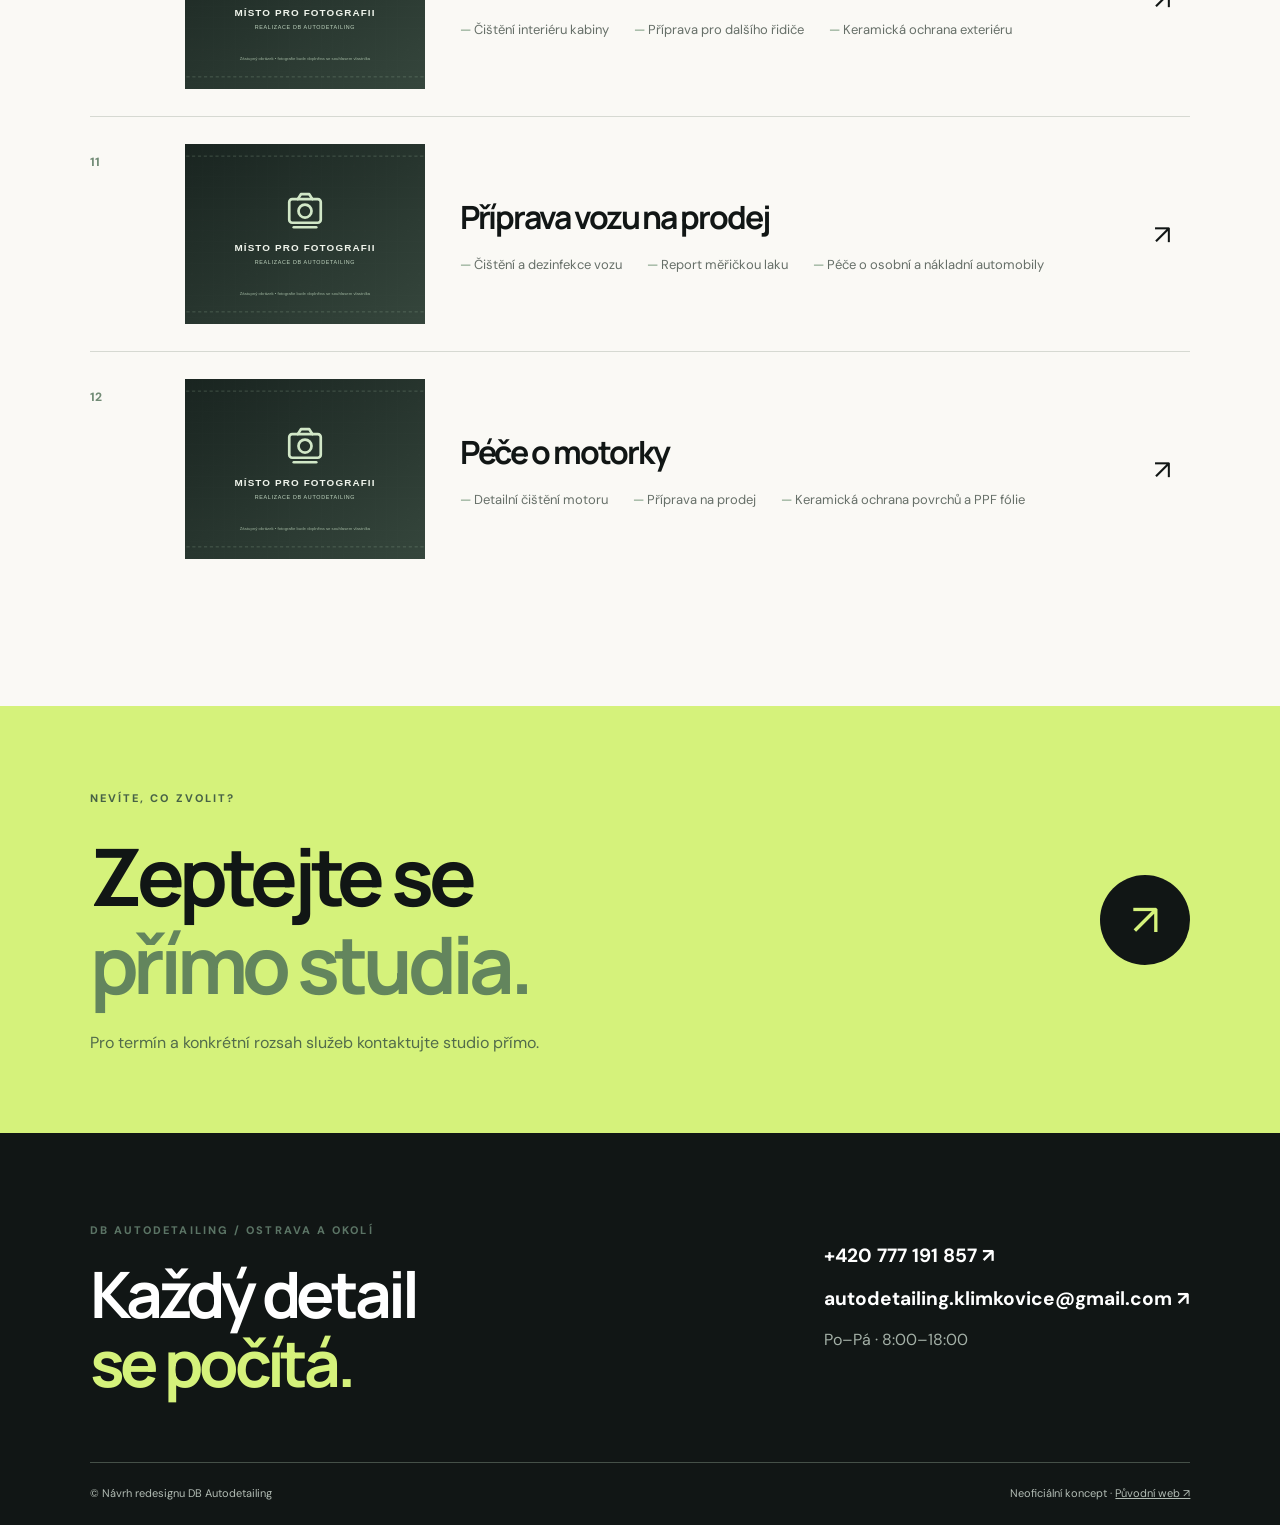
<file: sluzby.html>
<!doctype html><html lang="cs"><head><meta charset="utf-8"><meta name="viewport" content="width=device-width,initial-scale=1"><meta name="theme-color" content="#111615"><meta name="description" content="Neoficiální návrh webu DB Autodetailing. Péče o lak, interiér, keramická ochrana a renovace kůže."><title>Služby | DB Autodetailing – návrh</title><link rel="stylesheet" href="style.css"></head><body><div class="disclaimer">NEOFICIÁLNÍ NÁVRH WEBU · NENÍ PROVOZOVÁN SPOLEČNOSTÍ DB AUTODETAILING</div><header class="site-header"><a class="brand" href="index.html" aria-label="DB Autodetailing – úvod"><span class="brand-symbol">DB<span class="brand-dot">.</span></span><span class="brand-copy">AUTODETAILING<small>DAVID BAJÁK</small></span></a><button class="menu-toggle" aria-label="Otevřít navigaci" aria-expanded="false" aria-controls="primary-nav"><span></span><span></span><span></span></button><nav class="primary-nav" id="primary-nav" aria-label="Hlavní navigace"><a href="index.html" class="">Úvod</a><a href="sluzby.html" class="active">Služby</a><a href="keramika.html" class="">Keramika & kůže</a><a href="o-nas.html" class="">Studio</a><a href="kontakt.html" class="">Kontakt</a></nav><a class="header-call" href="tel:+420777191857">Zavolat <span>↗</span></a></header><main><section class="subhero"><div class="subhero-copy"><span class="eyebrow light">01 / NABÍDKA SLUŽEB</span><h1>Péče od A<br>do <em>Z.</em></h1><p>Od pravidelného čištění až po renovaci laku a ochranné fólie. Vyberte si službu podle potřeb svého vozu.</p></div><div class="subhero-image"><img class="" src="fotografie/placeholder.svg" alt="Zástupný obrázek – místo pro fotografii realizace" loading="eager"></div></section><section class="listing-intro"><span class="eyebrow">CO MŮŽEME UDĚLAT</span><h2>Každý vůz si žádá<br><em>jiný přístup.</em></h2></section><section class="service-list"><article class="service-row" id="cisteni"><div class="service-row-number">01</div><div class="service-row-photo"><img class="" src="fotografie/placeholder.svg" alt="Zástupný obrázek – místo pro fotografii realizace" loading="lazy"></div><div class="service-row-info"><h3>Kompletní čištění a údržba vozů</h3><ul><li>Detailní čištění interiéru</li><li>Detailní mytí karoserie a kol</li><li>Mytí motoru</li></ul></div><a class="service-row-action" href="kontakt.html" aria-label="Poptat službu Kompletní čištění a údržba vozů">↗</a></article><article class="service-row" id="lak"><div class="service-row-number">02</div><div class="service-row-photo"><img class="" src="fotografie/placeholder.svg" alt="Zástupný obrázek – místo pro fotografii realizace" loading="lazy"></div><div class="service-row-info"><h3>Leštění a renovace laku</h3><ul><li>Retušování defektů a škrábanců</li><li>Strojní leštění laku</li><li>Glazurování</li></ul></div><a class="service-row-action" href="kontakt.html" aria-label="Poptat službu Leštění a renovace laku">↗</a></article><article class="service-row" id="ochrana"><div class="service-row-number">03</div><div class="service-row-photo"><img class="" src="fotografie/placeholder.svg" alt="Zástupný obrázek – místo pro fotografii realizace" loading="lazy"></div><div class="service-row-info"><h3>Ochrana laku a skel</h3><ul><li>Keramické povlaky laku</li><li>Tekuté stěrače a voskování</li><li>Impregnace plastů a gum</li></ul></div><a class="service-row-action" href="kontakt.html" aria-label="Poptat službu Ochrana laku a skel">↗</a></article><article class="service-row" id="ppf"><div class="service-row-number">04</div><div class="service-row-photo"><img class="" src="fotografie/placeholder.svg" alt="Zástupný obrázek – místo pro fotografii realizace" loading="lazy"></div><div class="service-row-info"><h3>PPF ochranné fólie</h3><ul><li>Průhledné fólie na exteriér</li><li>Celopolepy vozidel</li><li>Fólie na displeje a interiérové části</li></ul></div><a class="service-row-action" href="kontakt.html" aria-label="Poptat službu PPF ochranné fólie">↗</a></article><article class="service-row" id="interier"><div class="service-row-number">05</div><div class="service-row-photo"><img class="" src="fotografie/placeholder.svg" alt="Zástupný obrázek – místo pro fotografii realizace" loading="lazy"></div><div class="service-row-info"><h3>Detailing interiéru</h3><ul><li>Mokré tepování sedaček</li><li>Čištění kůže systémem Fenice</li><li>Parní čištění a dezinfekce ozonem</li></ul></div><a class="service-row-action" href="kontakt.html" aria-label="Poptat službu Detailing interiéru">↗</a></article><article class="service-row" id="okna"><div class="service-row-number">06</div><div class="service-row-photo"><img class="" src="fotografie/placeholder.svg" alt="Zástupný obrázek – místo pro fotografii realizace" loading="lazy"></div><div class="service-row-info"><h3>Tónování oken KEETECFOL</h3><ul><li>Zatmavení zadních oken</li><li>Ochranné fólie čelního okna</li><li>Keramické fólie pro snížení prostupu tepla a UV záření</li></ul></div><a class="service-row-action" href="kontakt.html" aria-label="Poptat službu Tónování oken KEETECFOL">↗</a></article><article class="service-row" id="volanty"><div class="service-row-number">07</div><div class="service-row-photo"><img class="" src="fotografie/placeholder.svg" alt="Zástupný obrázek – místo pro fotografii realizace" loading="lazy"></div><div class="service-row-info"><h3>Renovace volantů</h3><ul><li>Opravy škrábanců a kitování</li><li>Barvení kůže</li><li>Obnova původního vzhledu</li></ul></div><a class="service-row-action" href="kontakt.html" aria-label="Poptat službu Renovace volantů">↗</a></article><article class="service-row" id="svetla"><div class="service-row-number">08</div><div class="service-row-photo"><img class="" src="fotografie/placeholder.svg" alt="Zástupný obrázek – místo pro fotografii realizace" loading="lazy"></div><div class="service-row-info"><h3>Renovace světel</h3><ul><li>Broušení a leštění</li><li>Ochrana světel</li><li>PPF fólie na světla</li></ul></div><a class="service-row-action" href="kontakt.html" aria-label="Poptat službu Renovace světel">↗</a></article><article class="service-row" id="mobilni"><div class="service-row-number">09</div><div class="service-row-photo"><img class="" src="fotografie/placeholder.svg" alt="Zástupný obrázek – místo pro fotografii realizace" loading="lazy"></div><div class="service-row-info"><h3>Mobilní čištění</h3><ul><li>Možnost provést čištění u zákazníka</li></ul></div><a class="service-row-action" href="kontakt.html" aria-label="Poptat službu Mobilní čištění">↗</a></article><article class="service-row" id="tahace"><div class="service-row-number">10</div><div class="service-row-photo"><img class="" src="fotografie/placeholder.svg" alt="Zástupný obrázek – místo pro fotografii realizace" loading="lazy"></div><div class="service-row-info"><h3>Čištění tahačů</h3><ul><li>Čištění interiéru kabiny</li><li>Příprava pro dalšího řidiče</li><li>Keramická ochrana exteriéru</li></ul></div><a class="service-row-action" href="kontakt.html" aria-label="Poptat službu Čištění tahačů">↗</a></article><article class="service-row" id="prodej"><div class="service-row-number">11</div><div class="service-row-photo"><img class="" src="fotografie/placeholder.svg" alt="Zástupný obrázek – místo pro fotografii realizace" loading="lazy"></div><div class="service-row-info"><h3>Příprava vozu na prodej</h3><ul><li>Čištění a dezinfekce vozu</li><li>Report měřičkou laku</li><li>Péče o osobní a nákladní automobily</li></ul></div><a class="service-row-action" href="kontakt.html" aria-label="Poptat službu Příprava vozu na prodej">↗</a></article><article class="service-row" id="motorky"><div class="service-row-number">12</div><div class="service-row-photo"><img class="" src="fotografie/placeholder.svg" alt="Zástupný obrázek – místo pro fotografii realizace" loading="lazy"></div><div class="service-row-info"><h3>Péče o motorky</h3><ul><li>Detailní čištění motoru</li><li>Příprava na prodej</li><li>Keramická ochrana povrchů a PPF fólie</li></ul></div><a class="service-row-action" href="kontakt.html" aria-label="Poptat službu Péče o motorky">↗</a></article></section><section class="contact-band"><span class="eyebrow">NEVÍTE, CO ZVOLIT?</span><div class="contact-band-inner"><h2>Zeptejte se<br><em>přímo studia.</em></h2><a class="round-arrow" href="kontakt.html" aria-label="Přejít na kontakt">↗</a></div><p>Pro termín a konkrétní rozsah služeb kontaktujte studio přímo.</p></section></main><footer class="footer"><div class="footer-main"><div><span class="eyebrow">DB AUTODETAILING / OSTRAVA A OKOLÍ</span><h2>Každý detail<br><em>se počítá.</em></h2></div><div class="footer-contacts"><a href="tel:+420777191857">+420 777 191 857 ↗</a><a href="mailto:autodetailing.klimkovice@gmail.com">autodetailing.klimkovice@gmail.com ↗</a><span>Po–Pá · 8:00–18:00</span></div></div><div class="footer-bottom"><span>© Návrh redesignu DB Autodetailing</span><span>Neoficiální koncept · <a href="https://dbautodetailing.webnode.cz/" target="_blank" rel="noopener">Původní web ↗</a></span></div></footer><script src="script.js" defer></script></body></html>
</file>
<file: style.css>
@import url('https://fonts.googleapis.com/css2?family=DM+Sans:wght@400;500;600;700&family=Manrope:wght@400;500;600;700;800&display=swap');
:root{--dark:#111615;--deep:#19211e;--cream:#f2f0e9;--paper:#faf9f5;--muted:#686c66;--lime:#d5f27b;--line:#d9d9d0}*{box-sizing:border-box}html{scroll-behavior:smooth;scroll-padding-top:92px}body{margin:0;background:var(--paper);color:var(--dark);font-family:'DM Sans',Arial,sans-serif}a{color:inherit;text-decoration:none}button{font:inherit}img{display:block;width:100%}h1,h2,h3,p,figure{margin:0}h1,h2,h3{font-family:Manrope,Arial,sans-serif;letter-spacing:-.065em}h1 em,h2 em{font-style:normal;color:#a5b69a}.eyebrow{font-size:11px;font-weight:800;letter-spacing:.19em;color:#5b7465}.eyebrow.light{color:var(--lime)}.disclaimer{padding:8px 12px;text-align:center;background:#27382f;color:#fff;font-size:10px;letter-spacing:.09em;font-weight:700}.site-header{height:86px;padding:0 5vw;display:flex;align-items:center;gap:3vw;background:var(--paper);position:relative;z-index:30;border-bottom:1px solid var(--line)}.brand{display:flex;align-items:center;gap:13px;min-width:245px}.brand-symbol{font:800 31px Manrope;letter-spacing:-.09em}.brand-dot{color:#84a474}.brand-copy{font-size:12px;font-weight:800;letter-spacing:.11em;line-height:1.35}.brand-copy small{display:block;color:#788079;font-size:9px;letter-spacing:.19em;margin-top:3px}.primary-nav{display:flex;align-items:center;gap:clamp(13px,2vw,38px);margin:auto}.primary-nav a{font-size:13px;font-weight:700;white-space:nowrap;color:#454b47;transition:color .2s}.primary-nav a:hover,.primary-nav a.active{color:#5a8766}.header-call{background:var(--dark);color:#fff;padding:15px 24px;font-size:12px;font-weight:800;white-space:nowrap}.header-call span{color:var(--lime);margin-left:14px}.menu-toggle{display:none}.hero{min-height:690px;display:grid;grid-template-columns:49% 51%;background:var(--deep);color:#fff;position:relative;overflow:hidden}.hero-photo{position:relative;min-height:680px;overflow:hidden}.hero-photo img{height:100%;object-fit:cover;object-position:center center}.hero-photo:after{content:'';position:absolute;inset:0;background:linear-gradient(0deg,rgba(0,0,0,.48),transparent 50%)}.hero-photo-label{position:absolute;bottom:34px;left:5vw;color:#fff;font-size:11px;font-weight:800;letter-spacing:.16em;z-index:2}.hero-copy{padding:clamp(55px,7vw,110px) 8vw 40px 7vw;display:flex;flex-direction:column;justify-content:center}.hero h1{font-size:clamp(65px,7.2vw,130px);line-height:1.01;margin:30px 0}.hero h1 em{color:var(--lime)}.punct{color:var(--lime)}.hero-copy>p{max-width:460px;color:#c5d0c7;font-size:16px;line-height:1.9}.hero-actions{display:flex;gap:12px;flex-wrap:wrap;margin:38px 0 64px}.pill{padding:17px 21px;font-size:13px;font-weight:800;display:inline-flex;align-items:center;gap:32px}.pill.primary{background:var(--lime);color:var(--dark)}.pill.ghost{border:1px solid #68756b;color:#fff}.hero-index{border-top:1px solid #4c5b52;padding-top:24px;display:flex;justify-content:space-between;gap:10px;color:#b8c4ba;font-size:10px;letter-spacing:.12em}.hero-side-note{position:absolute;right:14px;top:40%;writing-mode:vertical-rl;font-size:9px;letter-spacing:.2em;color:#7d9984}.intro-section{display:grid;grid-template-columns:25% 75%;padding:125px 7vw;gap:30px}.section-marker{display:flex;gap:15px;font-size:11px;letter-spacing:.16em;font-weight:800}.section-marker span:first-child{color:#7e9c79}.intro-body{display:grid;grid-template-columns:1.25fr .75fr;column-gap:60px;align-items:start}.intro-body h2,.section-heading h2,.services-lead h2,.split-copy h2,.listing-intro h2,.story-text h2,.leather-section h2,.about-statement h2,.map-section h2{font-size:clamp(42px,5.1vw,85px);line-height:1.12}.intro-body p{color:#606961;line-height:1.9;font-size:16px;padding-top:12px}.under-link{display:inline-flex;align-items:center;justify-content:space-between;gap:45px;border-bottom:1px solid currentColor;padding:11px 0;font-size:13px;font-weight:800;width:max-content}.intro-body .under-link{grid-column:2;margin-top:25px}.work-section{padding:110px 7vw 130px;background:var(--cream)}.section-heading{display:flex;justify-content:space-between;align-items:end;gap:30px;margin-bottom:52px}.section-heading h2{margin-top:19px}.section-heading>p{max-width:300px;color:#666e67;line-height:1.8}.work-mosaic{display:grid;grid-template-columns:1.25fr .75fr;grid-template-rows:360px 280px;gap:16px}.work-mosaic figure{position:relative;overflow:hidden;background:#d4d5cf}.work-mosaic img{height:100%;object-fit:cover;transition:transform .6s}.work-mosaic figure:hover img{transform:scale(1.035)}.work-feature{grid-row:span 2}.work-feature img{object-position:center 44%}.work-mosaic figcaption{position:absolute;bottom:0;left:0;right:0;padding:40px 28px 23px;color:white;background:linear-gradient(transparent,rgba(0,0,0,.65))}.work-mosaic figcaption span{display:block;font-size:10px;letter-spacing:.14em;margin-bottom:7px}.work-mosaic figcaption strong{font-size:22px}.services-editorial{display:grid;grid-template-columns:44% 56%;padding:130px 7vw;gap:6vw;background:#fff}.services-lead h2{margin:22px 0 30px}.services-lead p{color:#677069;line-height:1.9;max-width:380px}.service-lines{padding-right:6vw}.service-lines>a{display:grid;grid-template-columns:55px 1fr 35px;align-items:center;gap:15px;border-bottom:1px solid #d9dcd6;padding:24px 0;font-family:Manrope;font-weight:700;font-size:clamp(17px,2vw,28px);letter-spacing:-.045em;transition:padding .2s,color .2s}.service-lines>a:hover{padding-left:10px;color:#698769}.service-lines .service-num{font:700 11px 'DM Sans';letter-spacing:0;color:#84958a}.service-arrow{text-align:right}.service-lines>a.all-services{display:flex;justify-content:space-between;font-size:13px;letter-spacing:0;background:var(--lime);padding:19px 22px;margin-top:30px;border:0}.split-feature{display:grid;grid-template-columns:1fr 1fr;background:#dce3d9}.split-photo{height:650px;position:relative}.split-photo img{height:100%;object-fit:cover}.image-stamp{position:absolute;bottom:25px;left:30px;background:#fff;padding:12px 15px;font-size:10px;letter-spacing:.14em;font-weight:800}.split-copy{padding:90px 10%;display:flex;flex-direction:column;justify-content:center}.split-copy h2{margin:25px 0}.split-copy p{line-height:1.9;color:#576359;max-width:450px;margin-bottom:30px}.gallery-editorial{padding:115px 7vw}.gallery-grid{display:grid;grid-template-columns:repeat(3,1fr);gap:12px}.gallery-tile{padding:0;border:0;position:relative;overflow:hidden;cursor:pointer;aspect-ratio:1.25;background:#ddd}.gallery-tile img{height:100%;object-fit:cover;transition:transform .4s}.gallery-tile:hover img{transform:scale(1.06)}.gallery-tile span{position:absolute;right:14px;bottom:14px;background:var(--lime);width:40px;height:40px;display:grid;place-items:center;font-size:20px}.contact-band{background:var(--lime);padding:80px 7vw}.contact-band .eyebrow{color:#476246}.contact-band-inner{display:flex;align-items:center;justify-content:space-between;gap:25px}.contact-band h2{font-size:clamp(44px,6.2vw,105px);line-height:1.1;margin:25px 0}.contact-band h2 em{color:#63855d}.round-arrow{display:grid;place-items:center;width:90px;height:90px;border-radius:50%;background:var(--dark);color:var(--lime);font-size:44px;flex:none}.contact-band p{color:#526c4b}.footer{background:#111615;color:#fff;padding:85px 7vw 25px}.footer-main{display:flex;justify-content:space-between;gap:50px}.footer h2{font-size:clamp(48px,5vw,80px);line-height:1.08;margin:20px 0 65px}.footer h2 em{color:var(--lime)}.footer-contacts{display:flex;flex-direction:column;align-items:flex-start;gap:18px;padding-top:25px}.footer-contacts a{font-size:clamp(14px,1.5vw,21px);font-weight:700;overflow-wrap:anywhere}.footer-contacts span{color:#a4b0a7}.footer-bottom{border-top:1px solid #455048;padding-top:23px;display:flex;justify-content:space-between;gap:15px;color:#b2bcb4;font-size:11px}.footer-bottom a{text-decoration:underline}.subhero{background:var(--deep);color:#fff;display:grid;grid-template-columns:55% 45%;min-height:540px}.subhero-copy{padding:100px 7vw;display:flex;flex-direction:column;justify-content:center}.subhero h1{font-size:clamp(66px,7vw,118px);line-height:1.06;margin:30px 0}.subhero h1 em{color:var(--lime)}.subhero p{max-width:460px;color:#bdc9bf;line-height:1.9}.subhero-image{min-height:540px;overflow:hidden}.subhero-image img{height:100%;object-fit:cover}.listing-intro{padding:105px 7vw 60px;display:flex;justify-content:space-between;gap:35px;align-items:start}.listing-intro h2{margin-left:auto}.service-list{padding:0 7vw 120px}.service-row{display:grid;grid-template-columns:60px minmax(120px,240px) 1fr 55px;gap:35px;align-items:center;border-top:1px solid #d6d9d2;padding:27px 0;scroll-margin-top:100px}.service-row-number{font-size:12px;color:#718b75;font-weight:800;align-self:start;padding-top:10px}.service-row-photo{height:180px;overflow:hidden}.service-row-photo img{height:100%;object-fit:cover}.service-row h3{font-size:clamp(22px,2.5vw,38px);margin-bottom:17px}.service-row ul{display:flex;flex-wrap:wrap;gap:7px 25px;margin:0;padding:0;list-style:none;color:#666f68;font-size:13px}.service-row li:before{content:'— ';color:#719376}.service-row-action{font-size:27px;text-align:center;align-self:center}.story-section{display:grid;grid-template-columns:50% 50%;min-height:630px}.story-section.reverse .story-image{order:2}.story-image{min-height:630px}.story-image img{height:100%;object-fit:cover}.story-text{padding:90px 11%;display:flex;flex-direction:column;justify-content:center}.story-text h2{margin:22px 0 30px}.story-text p{color:#657067;line-height:1.9;margin-bottom:19px}.story-text .under-link{margin-top:18px}.package{background:var(--deep);color:white;padding:100px 7vw;display:grid;grid-template-columns:1fr 1fr;gap:40px}.package h2{font-size:clamp(43px,4.8vw,78px);line-height:1.12;margin:25px 0}.package h2 em{color:var(--lime)}.package p{color:#b3c3b7;line-height:1.8}.package ol{list-style:none;padding:0;margin:0;counter-reset:steps}.package li{counter-increment:steps;padding:20px 0;border-bottom:1px solid #48554c;font-size:19px}.package li:before{content:'0' counter(steps);font-size:11px;color:var(--lime);margin-right:22px}.package-note{grid-column:2;font-size:13px}.leather-section{padding:120px 7vw}.leather-pair{display:grid;grid-template-columns:1fr 1fr;gap:16px}.leather-pair figure{position:relative;height:480px;overflow:hidden}.leather-pair img{height:100%;object-fit:cover}.leather-pair figcaption{position:absolute;bottom:0;left:0;background:var(--lime);font-size:11px;letter-spacing:.14em;font-weight:800;padding:15px 20px}.leather-details{display:flex;align-items:center;justify-content:space-between;gap:40px;margin-top:35px}.leather-details p{max-width:700px;color:#667066;line-height:1.8}.about-statement{padding:120px 7vw;background:var(--cream)}.about-statement h2{max-width:1100px;margin-top:28px}.about-gallery{display:grid;grid-template-columns:1fr 1fr;gap:15px;padding:15px;background:var(--cream)}.about-gallery>div{position:relative;height:500px}.about-gallery img{height:100%;object-fit:cover}.about-gallery span{position:absolute;bottom:0;left:0;background:var(--lime);padding:14px;font-size:10px;letter-spacing:.13em;font-weight:800}.contact-hero{padding:110px 7vw;background:var(--deep);color:white}.contact-hero h1{font-size:clamp(70px,9vw,145px);line-height:1.03;margin:25px 0}.contact-hero h1 em{color:var(--lime)}.contact-hero p{color:#c4cfc6}.contact-layout{display:grid;grid-template-columns:1fr 1fr}.contact-info{padding:90px 7vw}.contact-detail{border-bottom:1px solid #d7dbd3;padding:28px 0}.contact-detail>span{display:block;color:#66816c;font-size:10px;letter-spacing:.15em;font-weight:800;margin-bottom:12px}.contact-detail a,.contact-detail strong{font-size:clamp(18px,2.2vw,32px);font-family:Manrope;letter-spacing:-.04em;font-weight:700;overflow-wrap:anywhere}.contact-detail .mail-link{font-size:clamp(15px,1.8vw,25px)}.contact-detail p{color:#6a736b;line-height:1.7;margin-top:12px}.contact-photo{min-height:700px}.contact-photo img{height:100%;object-fit:cover}.map-section{padding:110px 7vw;background:var(--cream)}.map-action{max-width:320px}.map-action p{line-height:1.8;color:#606a61;margin-bottom:18px}.map-section iframe{width:100%;height:520px;border:0;filter:grayscale(.25)}.contact-notice{padding:40px 7vw;display:flex;gap:35px;align-items:start}.contact-notice span{font-size:11px;font-weight:800;color:#6e856c;letter-spacing:.1em}.contact-notice p{max-width:850px;color:#667066;line-height:1.8}.contact-notice a{text-decoration:underline}dialog.gallery-dialog{border:0;background:#101615;color:#fff;padding:18px;max-width:min(94vw,1150px);max-height:94vh;box-shadow:0 30px 100px #0008}dialog.gallery-dialog::backdrop{background:#000d}.gallery-dialog img{max-height:78vh;width:auto;max-width:100%;object-fit:contain;margin:auto}.gallery-dialog .dialog-top{display:flex;justify-content:space-between;gap:20px;align-items:center;margin-bottom:12px}.gallery-dialog .dialog-top button{background:var(--lime);border:0;width:35px;height:35px;font-size:22px;cursor:pointer}.gallery-dialog p{font-size:13px;color:#c4d0c5;margin-top:12px}
@media(max-width:1100px){.brand{min-width:auto}.primary-nav{gap:14px}.site-header{padding:0 3vw}.hero-copy{padding-left:5vw;padding-right:5vw}.hero h1{font-size:clamp(62px,7vw,92px)}.services-editorial{gap:3vw}.service-lines{padding-right:0}}
@media(max-width:800px){.site-header{height:76px;padding:0 5vw}.menu-toggle{display:flex;margin-left:auto;width:42px;height:42px;flex-direction:column;justify-content:center;gap:6px;border:0;background:transparent;cursor:pointer}.menu-toggle span{height:2px;background:var(--dark);width:26px}.primary-nav{display:none;position:absolute;top:76px;left:0;right:0;background:var(--paper);padding:20px 6vw 30px;box-shadow:0 18px 25px #0002;flex-direction:column;align-items:stretch;gap:0}.primary-nav.open{display:flex}.primary-nav a{padding:14px 0;border-bottom:1px solid #ddd}.header-call{padding:12px 14px}.hero{grid-template-columns:1fr}.hero-photo{min-height:430px;height:55vh}.hero-copy{padding:65px 7vw 45px}.hero h1{font-size:clamp(70px,11vw,110px)}.hero-side-note{display:none}.intro-section{grid-template-columns:1fr;padding:80px 6vw}.intro-body{grid-template-columns:1fr}.intro-body p{margin-top:22px}.intro-body .under-link{grid-column:1}.work-section,.gallery-editorial,.leather-section{padding:80px 6vw}.services-editorial{grid-template-columns:1fr;padding:80px 6vw;gap:45px}.split-feature,.story-section,.contact-layout{grid-template-columns:1fr}.split-photo,.story-image{height:500px;min-height:0}.split-copy,.story-text{padding:70px 7vw}.story-section.reverse .story-image{order:0}.subhero{grid-template-columns:1fr}.subhero-copy{padding:80px 7vw}.subhero-image{height:450px;min-height:0}.listing-intro{padding:75px 6vw 35px}.service-list{padding:0 6vw 90px}.service-row{grid-template-columns:45px 160px 1fr 25px;gap:16px}.service-row-photo{height:160px}.contact-photo{height:450px;min-height:0}.map-section{padding:75px 6vw}.footer{padding:70px 6vw 25px}}
@media(max-width:560px){.disclaimer{font-size:8px}.brand-copy{font-size:10px}.brand-symbol{font-size:27px}.header-call{font-size:11px;padding:12px}.header-call span{display:none}.hero-photo{height:360px;min-height:0}.hero h1{font-size:clamp(61px,15vw,85px)}.hero-copy>p{font-size:15px}.hero-actions{margin:30px 0 45px}.hero-index{font-size:9px}.intro-body h2,.section-heading h2,.services-lead h2,.split-copy h2,.listing-intro h2,.story-text h2,.leather-section h2,.about-statement h2,.map-section h2{font-size:clamp(42px,10vw,58px)}.section-heading{align-items:start;flex-direction:column;margin-bottom:32px}.work-mosaic{grid-template-columns:1fr 1fr;grid-template-rows:300px 220px;gap:8px}.work-feature{grid-column:span 2;grid-row:span 1}.work-tall,.work-small{grid-row:2}.work-mosaic figcaption{padding:30px 12px 12px}.work-mosaic figcaption strong{font-size:15px}.services-editorial{padding:75px 6vw}.service-lines>a{font-size:18px;grid-template-columns:28px 1fr 20px}.split-photo{height:380px}.gallery-grid{grid-template-columns:repeat(2,1fr);gap:8px}.gallery-tile{aspect-ratio:.85}.contact-band{padding:65px 6vw}.contact-band h2{font-size:46px}.round-arrow{width:60px;height:60px;font-size:29px}.footer-main{flex-direction:column;gap:0}.footer h2{margin-bottom:20px}.footer-contacts{padding-top:0;margin-bottom:55px}.footer-bottom{flex-direction:column}.subhero h1{font-size:65px}.subhero-image{height:340px}.listing-intro{display:block}.listing-intro h2{margin-top:20px}.service-row{grid-template-columns:34px 1fr 25px;gap:10px}.service-row-photo{grid-column:2;grid-row:1;height:185px}.service-row-info{grid-column:2;grid-row:2}.service-row-number{grid-column:1;grid-row:1}.service-row-action{grid-column:3;grid-row:2}.service-row h3{font-size:24px}.package{grid-template-columns:1fr;padding:75px 6vw}.package-note{grid-column:1}.leather-pair{gap:8px}.leather-pair figure{height:300px}.leather-details{display:block}.leather-details .under-link{margin-top:20px}.about-gallery{grid-template-columns:1fr}.about-gallery>div{height:350px}.contact-hero h1{font-size:70px}.contact-info{padding:70px 6vw}.map-section iframe{height:400px}.contact-notice{padding:35px 6vw;display:block}.contact-notice p{margin-top:12px}}
@media(prefers-reduced-motion:reduce){html{scroll-behavior:auto}*,*:before,*:after{transition:none!important;animation:none!important}}
</file>
